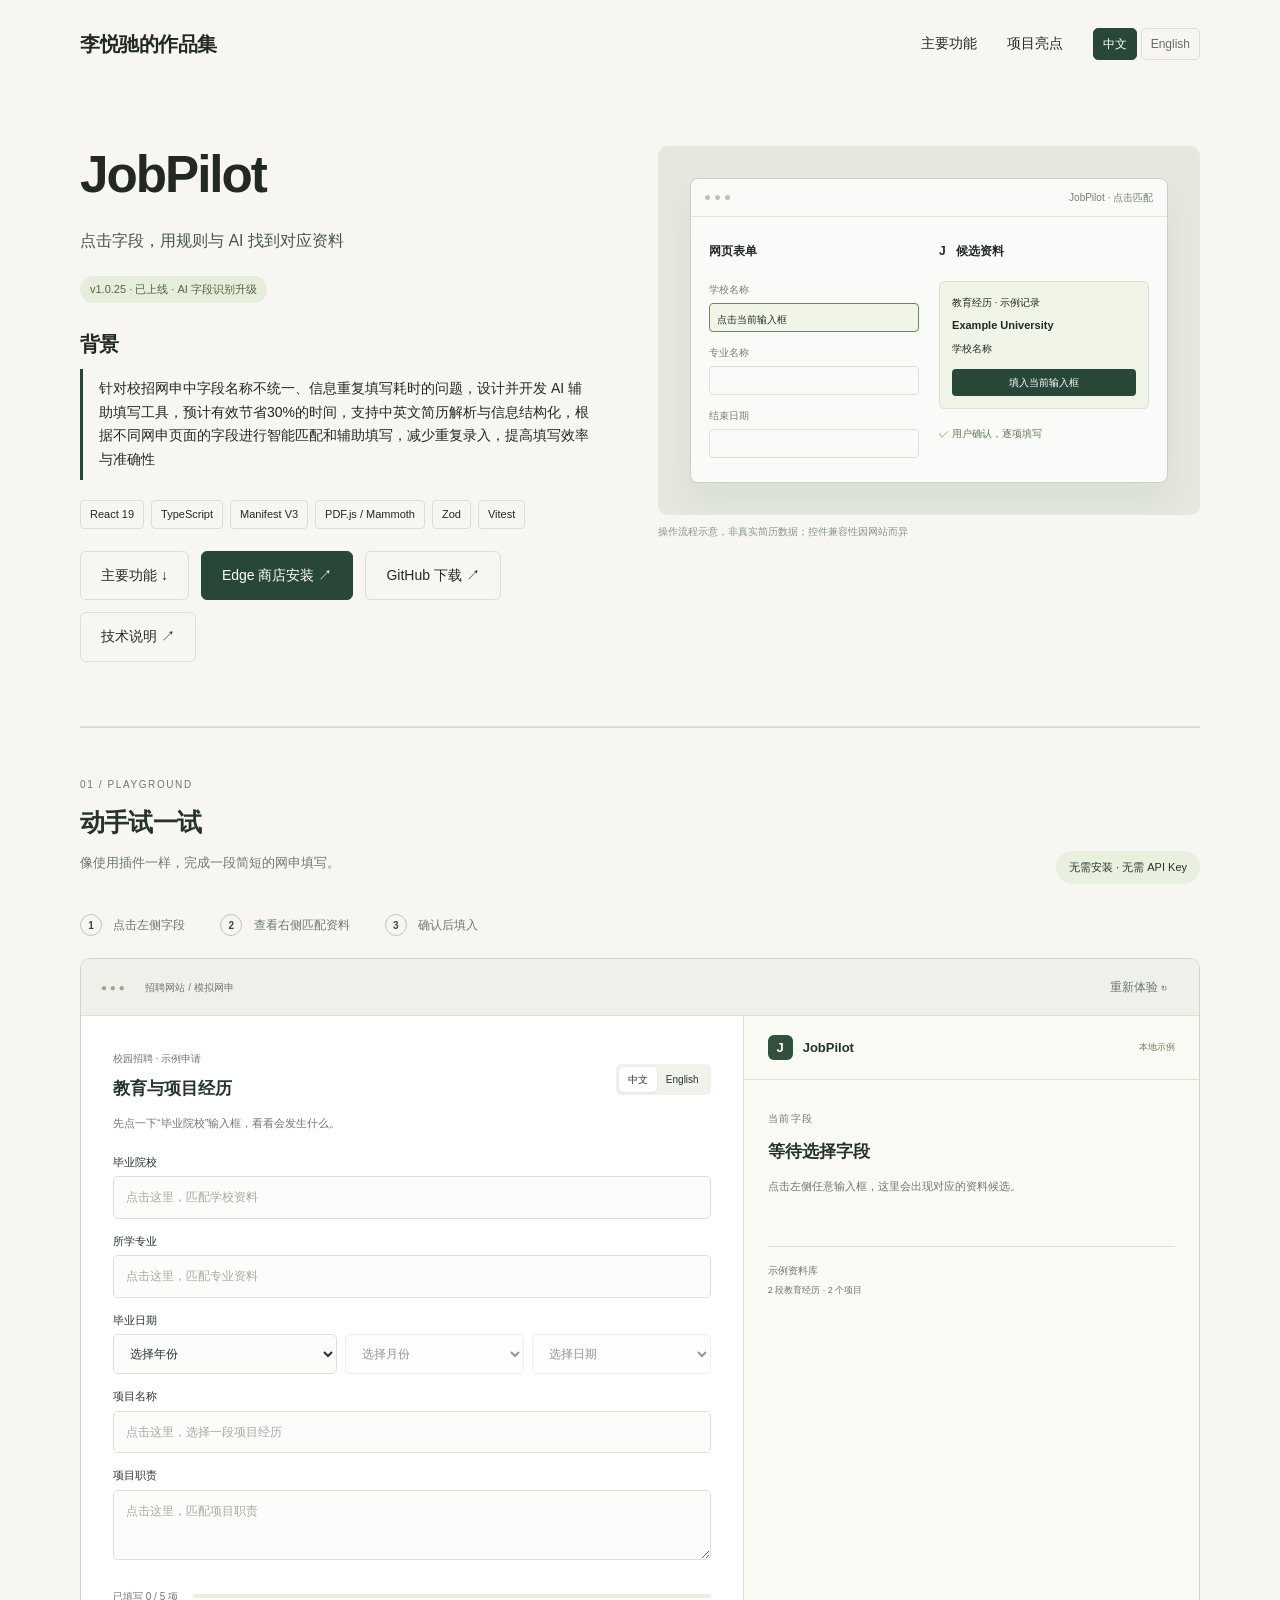
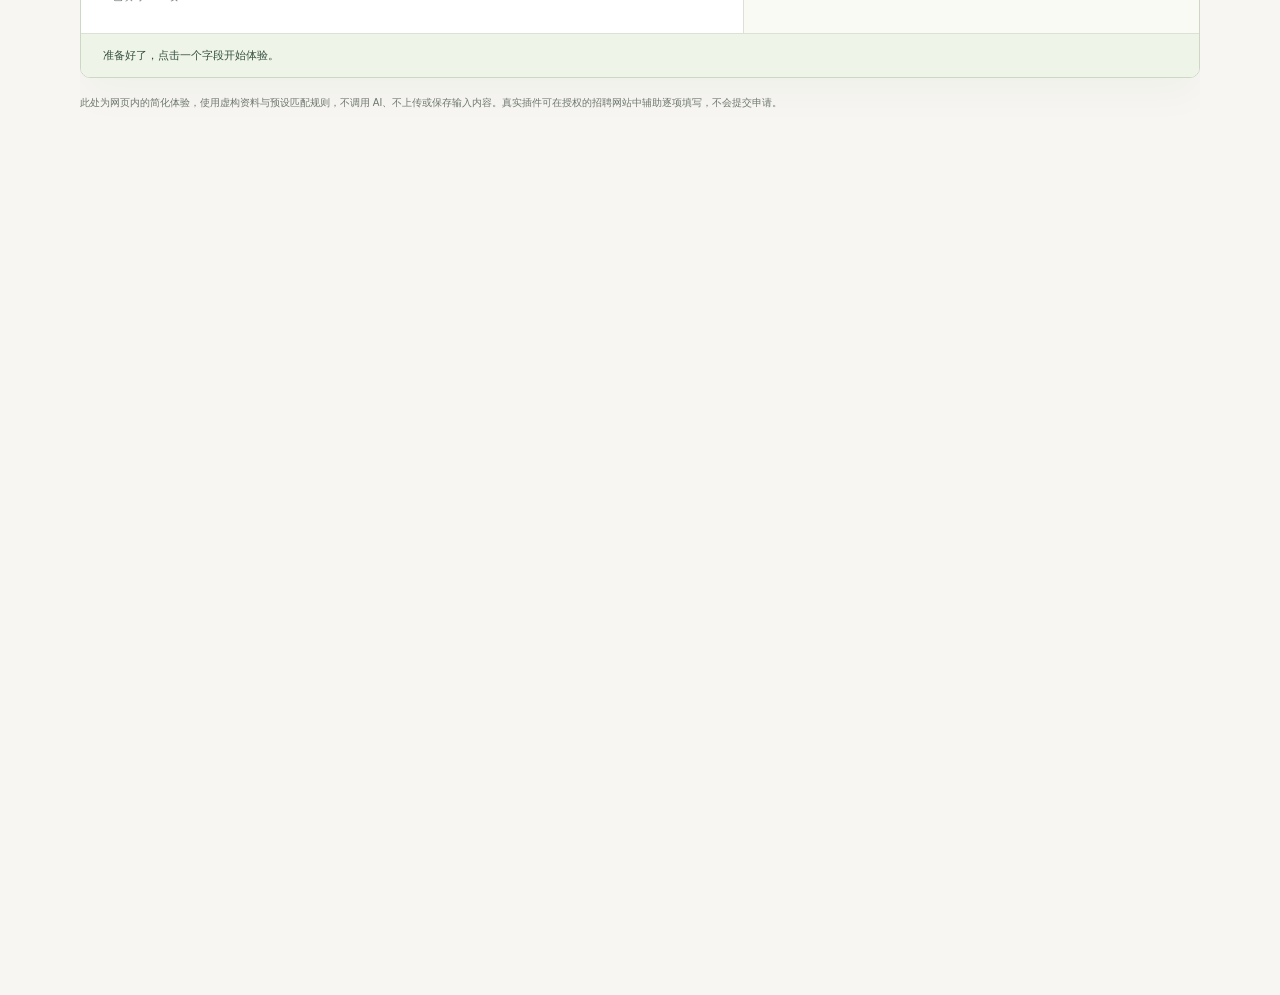
<file: index.html>
<!doctype html>
<html lang="zh-CN">
<head>
<meta charset="utf-8"><meta name="viewport" content="width=device-width, initial-scale=1">
<meta name="description" content="JobPilot 作品集：背景、主要功能与项目亮点">
<title>JobPilot · 李悦驰的作品集</title>
<style>
:root{--paper:#f7f6f2;--ink:#222923;--muted:#687067;--line:#dcded6;--green:#294737;--accent:#d7e888}*{box-sizing:border-box}html{scroll-behavior:smooth;scroll-padding-top:85px}body{margin:0;background:var(--paper);color:var(--ink);font-family:Inter,"Segoe UI","Microsoft YaHei",sans-serif;line-height:1.7}a{color:inherit;text-decoration:none}button{font:inherit}a:focus-visible,button:focus-visible,summary:focus-visible{outline:3px solid #718536;outline-offset:5px}.wrap{max-width:1200px;margin:auto;padding:0 40px}header{border-bottom:1px solid var(--line)}nav{height:88px;display:flex;align-items:center;justify-content:space-between;gap:20px}.brand{font-size:20px;font-weight:700;letter-spacing:-.5px}.brand span{color:var(--muted);font-size:12px;margin-left:14px;font-weight:400}.navlinks{display:flex;gap:30px;font-size:14px}.hero{padding:86px 0 78px;display:grid;grid-template-columns:1.25fr 1fr;gap:60px;align-items:center}.eyebrow{font-size:11px;letter-spacing:2px;text-transform:uppercase;color:var(--muted);display:flex;align-items:center;gap:10px}.dot{width:7px;height:7px;border-radius:50%;background:#718536}h1{font-size:clamp(38px,4.5vw,62px);line-height:1.25;font-weight:600;letter-spacing:-2px;margin:22px 0}h1 em{font-style:normal;color:#65804f}.intro{color:var(--muted);max-width:470px;font-size:16px}.buttons{display:flex;gap:12px;flex-wrap:wrap;margin-top:30px}.btn{display:inline-flex;align-items:center;justify-content:center;gap:18px;border:1px solid var(--line);padding:12px 20px;border-radius:6px;font-size:14px;transition:background .2s,transform .2s}.btn:hover{background:#e8ebdf;transform:translateY(-2px)}.btn.primary{background:var(--green);color:white;border-color:var(--green)}.btn.primary:hover{background:#375b46}.hero-art{position:relative;background:#e9eddf;height:340px;border-radius:12px;overflow:hidden;display:grid;place-items:center}.orbits{width:238px;height:238px;border:1px solid #8ca17f;border-radius:50%;position:relative;background:radial-gradient(ellipse at 35% 35%,#f6f8ed,#c6d2b6)}.orbits:before,.orbits:after{content:"";position:absolute;inset:0 48px;border:1px solid #8ca17f;border-radius:50%}.orbits:after{inset:48px 0}.orbit-line{position:absolute;inset:14px -32px;border:1px dashed #8a977d;border-radius:50%;transform:rotate(-30deg)}.floating{position:absolute;padding:9px 14px;background:var(--paper);border:1px solid #dde2d4;box-shadow:0 8px 25px #3345240b;border-radius:6px;font-size:12px}.f1{top:36px;left:24px}.f2{bottom:34px;right:24px}.hero-art .marker{position:absolute;background:#294737;color:white;width:32px;height:32px;border-radius:50%;display:grid;place-items:center;right:70px;top:100px}.art-caption{position:absolute;bottom:17px;left:22px;font-size:10px;letter-spacing:1.2px;color:#6d7b5e}.section-title{display:flex;justify-content:space-between;align-items:baseline;padding:26px 0;border-top:1px solid var(--line)}h2{font-size:25px;letter-spacing:-.7px;margin:0}.section-title span{font-size:12px;color:var(--muted)}.project{display:grid;grid-template-columns:1fr 1.03fr;gap:52px;padding:28px 0 64px;border-bottom:1px solid var(--line)}.project+.project{padding-top:62px}.project-number{font-size:11px;letter-spacing:1.8px;color:var(--muted)}h3{font-size:37px;letter-spacing:-1.3px;line-height:1.2;margin:14px 0}.subtitle{font-size:16px;margin:0 0 20px;color:#485647}.project p{font-size:14px;color:var(--muted)}.tags{display:flex;gap:7px;flex-wrap:wrap;margin:20px 0}.tag{font-size:11px;border:1px solid var(--line);border-radius:4px;padding:4px 9px}.status{display:inline-block;font-size:11px;background:#e7eddb;color:#4f6542;padding:4px 10px;border-radius:30px}.project .buttons{margin-top:22px}.visual{background:#162c25;border-radius:10px;overflow:hidden;min-height:330px;position:relative;display:flex;flex-direction:column;justify-content:center}.travel-visual{background:radial-gradient(ellipse at 35% 30%,#244b48,#112c31);padding:28px}.travel-globe{width:180px;height:180px;border:1px solid #779da2;border-radius:50%;margin:10px auto 28px;background:radial-gradient(circle at 35% 30%,#456765,#213f48 70%);position:relative;box-shadow:0 0 50px #8fa59a11}.travel-globe:before{content:"";position:absolute;inset:0 40px;border:1px solid #749799;border-radius:50%}.travel-globe:after{content:"";position:absolute;inset:40px 0;border:1px solid #749799;border-radius:50%}.route{position:absolute;left:25px;top:45px;width:125px;height:70px;border-top:2px dashed #d7e888;border-radius:50%;transform:rotate(-25deg)}.pin{position:absolute;width:7px;height:7px;background:#d7e888;border-radius:50%;box-shadow:0 0 0 5px #d7e88822}.pin.a{left:35px;top:100px}.pin.b{right:23px;top:44px}.timeline{display:flex;justify-content:space-between;border-top:1px solid #476266;padding-top:15px;color:#adc3c0;font-size:10px;letter-spacing:1px}.timeline b{display:block;color:#eff4eb;font-size:12px;font-weight:500}.visual-label{position:absolute;top:18px;left:22px;font-size:10px;letter-spacing:1px;color:#a9c5b8}.illustration-note{font-size:10px!important;color:#87948e!important;margin-top:8px!important}.job-visual{background:#e4e8df;padding:32px}.mini-window{background:#fafbf8;border:1px solid #cad2c5;border-radius:8px;box-shadow:0 18px 35px #34472a0f;overflow:hidden}.window-bar{padding:10px 14px;border-bottom:1px solid #e1e5db;display:flex;gap:5px;align-items:center;font-size:10px;color:#70816c}.window-bar i{width:5px;height:5px;border-radius:50%;background:#bbc5b4}.window-bar span{margin-left:auto}.mini-body{display:grid;grid-template-columns:1fr 1fr;gap:20px;padding:24px 18px}.mini-body h4{font-size:12px;margin:0 0 20px}.mini-body label{font-size:10px;color:#74806f;display:block;margin:12px 0 5px}.input-demo{border:1px solid #dce2d6;padding:7px;border-radius:4px;font-size:10px;height:29px}.input-demo.selected{border-color:#6c895b;background:#f0f5e8}.match-box{border:1px solid #d9e2ce;background:#eff4e7;border-radius:5px;padding:12px;font-size:10px;margin-top:12px}.match-box strong{display:block;font-size:11px;margin:5px 0}.match-box .fake-button{display:block;background:#294737;color:white;border-radius:4px;text-align:center;margin-top:12px;padding:5px}.check{font-size:10px;color:#5f7a4e;margin-top:16px}.details{margin-top:24px;border-top:1px solid var(--line)}summary{cursor:pointer;font-size:13px;padding:12px 0;color:var(--green)}.detail-text{font-size:13px;color:var(--muted);padding:0 0 5px}.workflow{padding:65px 0;display:grid;grid-template-columns:1fr 2fr;gap:60px}.workflow h2{margin:12px 0}.steps{display:grid;grid-template-columns:repeat(3,1fr);gap:26px}.step b{font-size:12px;color:#849074;font-weight:500}.step h4{font-size:15px;margin:10px 0}.step p{font-size:13px;color:var(--muted);margin:0}.contact{padding:42px;background:var(--green);color:#f7f8f1;border-radius:10px;margin-bottom:50px;display:flex;justify-content:space-between;align-items:center;gap:25px}.contact h2{font-size:27px}.contact p{font-size:13px;color:#b8c8b9;margin:10px 0 0}.contact .btn{border-color:#647d69;color:white}.contact .btn:hover{background:#3f614a}footer{border-top:1px solid var(--line);padding:24px 0;font-size:11px;color:var(--muted);display:flex;justify-content:space-between;gap:15px}video{width:100%;border-radius:6px;background:#142d2d;margin-top:10px}.video-block{margin-top:15px}.video-block summary{color:#c9dbbb} .video-block p{color:#b6cbbf}
@media(max-width:800px){.wrap{padding:0 22px}nav{height:70px}.brand span{display:none}.navlinks{gap:15px;font-size:12px}.hero{grid-template-columns:1fr;gap:35px;padding:55px 0}.hero-art{height:280px}.project{grid-template-columns:1fr;gap:24px}.project+.project{padding-top:40px}.visual{min-height:300px}.workflow{grid-template-columns:1fr;gap:25px;padding:45px 0}.steps{gap:20px}.contact{padding:28px;flex-direction:column;align-items:flex-start}h3{font-size:31px}.section-title span{font-size:10px}.hero-art .orbits{width:205px;height:205px}footer{flex-wrap:wrap}}@media(max-width:430px){.steps{grid-template-columns:1fr}.mini-body{gap:10px;padding:18px 12px}.job-visual{padding:20px}.contact .btn{font-size:12px}h1{letter-spacing:-1px}}@media(prefers-reduced-motion:reduce){html{scroll-behavior:auto}.btn{transition:none}}

.case-study{padding:40px 0 60px;border-bottom:1px solid var(--line)}.case-head{display:flex;justify-content:space-between;gap:30px;align-items:end;margin-bottom:28px}.case-head h3{font-size:29px;margin:8px 0}.case-head p{max-width:500px;margin:0;color:var(--muted);font-size:14px}.screen-frame{border:1px solid #ccd6c4;background:#e8eddf;border-radius:12px;padding:16px}.screen-frame a{display:block}.screen-frame img{width:100%;height:auto;display:block;border-radius:6px;border:1px solid #e0e6d8}.screen-caption{display:flex;justify-content:space-between;gap:20px;margin:12px 0 0;font-size:12px;color:#5e6e58}.case-grid{display:grid;grid-template-columns:repeat(3,1fr);gap:22px;margin:30px 0}.feature{padding:22px;border:1px solid var(--line);border-radius:8px}.feature span{color:#778866;font-size:11px;letter-spacing:1px}.feature h4{font-size:17px;margin:10px 0}.feature p{font-size:13px;color:var(--muted);margin:0}.demo-section{background:#edf0e6;border-radius:10px;padding:30px;margin:30px 0}.demo-heading{display:flex;justify-content:space-between;gap:20px}.demo-heading h4{font-size:20px;margin:0}.demo-heading p{font-size:12px;color:var(--muted);margin:5px 0}.demo-layout{display:grid;grid-template-columns:1fr 1fr;gap:28px;margin-top:24px}.demo-form,.demo-panel{background:#fafbf8;border:1px solid #d5decd;border-radius:8px;padding:24px}.demo-form label{display:block;font-size:12px;margin:14px 0 6px}.demo-form input{font:inherit;font-size:14px;padding:10px;width:100%;background:white;border:1px solid #d7dfcf;border-radius:5px;color:var(--ink)}.demo-form input:focus{outline:2px solid #7c9769;outline-offset:1px}.demo-form h5,.demo-panel h5{margin:0;font-size:14px}.demo-panel .btn{cursor:pointer;width:100%;margin-top:16px}.demo-candidate{margin-top:14px;padding:15px;background:#eff5e8;border:1px solid #d7e3c9;border-radius:6px;min-height:95px}.demo-candidate small{display:block;color:#6e7d63;font-size:11px}.demo-candidate b{display:block;font-size:16px;margin-top:6px}.demo-message{min-height:42px;font-size:12px;color:#607551;margin:12px 0 0}.reset-demo{background:transparent;border:0;color:var(--muted);cursor:pointer;font-size:12px;text-decoration:underline;padding:0}.flow-strip{display:grid;grid-template-columns:repeat(4,1fr);gap:22px;margin:30px 0}.flow-strip b{display:block;font-size:11px;color:#799165}.flow-strip h4{margin:8px 0;font-size:15px}.flow-strip p{margin:0;font-size:12px;color:var(--muted)}.engineering{display:grid;grid-template-columns:1fr 1fr;gap:28px;padding-top:22px;border-top:1px solid var(--line)}.engineering h4{font-size:16px;margin:0 0 10px}.engineering p{font-size:13px;color:var(--muted);margin:0}.case-foot{font-size:11px;color:var(--muted);margin-top:25px}.demo-panel button:disabled{opacity:.5;cursor:not-allowed}.job-visual{cursor:default}@media(max-width:800px){.case-head{display:block}.case-head p{margin-top:12px}.case-grid{grid-template-columns:1fr 1fr}.demo-layout{grid-template-columns:1fr}.flow-strip{grid-template-columns:1fr 1fr}.engineering{grid-template-columns:1fr}.demo-section{padding:20px}.screen-frame{padding:7px}.screen-caption{flex-direction:column;gap:4px}}@media(max-width:430px){.case-grid{grid-template-columns:1fr}.demo-heading{display:block}.demo-form,.demo-panel{padding:18px}}
.highlight-note{border-left:3px solid var(--green);padding:8px 16px;margin:20px 0;font-size:14px}.impact{margin:32px 0;padding:28px;background:#edf0e6;border-radius:10px}.impact h4{font-size:22px;margin:0 0 12px}.impact p,.impact li{font-size:14px}.impact table{width:100%;border-collapse:collapse;font-size:13px}.impact th,.impact td{text-align:left;border-bottom:1px solid #ccd6c4;padding:12px 8px}.metric-row{display:flex;gap:30px;flex-wrap:wrap;margin:20px 0}.metric-row b{display:block;font-size:30px;color:var(--green)}.metric-row small{color:var(--muted)}.table-scroll{overflow-x:auto}.estimate-note{font-size:12px!important;color:var(--muted)}@media(max-width:600px){.impact{padding:18px}.impact th,.impact td{min-width:110px}.metric-row{gap:18px}} .section-label{font-size:20px;margin:0 0 24px;font-weight:650}.project h1{font-size:clamp(40px,4vw,56px);line-height:1.15;margin:0 0 22px}.compact-section{margin-top:56px}.compact-section>h2{font-size:28px;margin:0 0 24px}.compact-section .case-grid{margin:0}.retained-interface{margin:0}.image-wrap img{display:block;width:100%;height:auto}.image-wrap{border:1px solid var(--line);border-radius:12px;overflow:hidden}.caption{display:flex;justify-content:space-between;gap:20px;font-size:13px;color:var(--muted);margin-top:12px}.compact-section .feature h4{margin-top:0} .project{margin-top:30px}@media(max-width:650px){.caption{display:block}.compact-section{margin-top:36px}.nav-links{gap:14px}} </style>
<style>.i18n-en{display:none}html[lang="en"] .i18n-zh{display:none}html[lang="en"] .i18n-en{display:inline}.brand .i18n-zh,.brand .i18n-en{font:inherit;color:inherit;margin:0}.language-switch{display:flex;gap:4px;white-space:nowrap}.language-switch button{padding:5px 9px;border:1px solid var(--line);border-radius:5px;background:transparent;color:var(--muted);cursor:pointer;font-size:12px}.language-switch button[aria-pressed="true"]{background:var(--green);color:white;border-color:var(--green)}nav{flex-wrap:wrap;height:auto;min-height:88px;padding-top:20px!important;padding-bottom:20px!important}.navlinks{align-items:center;flex-wrap:wrap}html[lang="en"] .input-demo{height:auto;min-height:29px}@media(max-width:600px){nav{gap:12px}.navlinks{gap:12px}.brand{font-size:18px}}</style></head>
<body><nav class="wrap"><a class="brand" href="#"><span class="i18n-zh">李悦驰的作品集</span><span class="i18n-en" lang="en">Li Yuechi’s Portfolio</span></a><div class="navlinks"><a href="#features"><span class="i18n-zh">主要功能</span><span class="i18n-en" lang="en">Key Features</span></a><a href="#highlights"><span class="i18n-zh">项目亮点</span><span class="i18n-en" lang="en">Project Highlights</span></a><div class="language-switch" role="group" aria-label="语言 / Language"><button type="button" data-language="zh" aria-pressed="true" lang="zh-CN">中文</button><button type="button" data-language="en" aria-pressed="false" lang="en">English</button></div></div></nav><main class="wrap"><article class="project" id="jobpilot"><div><h1>JobPilot</h1><div class="subtitle"><span class="i18n-zh">点击字段，用规则与 AI 找到对应资料</span><span class="i18n-en" lang="en">Click a field to find matching information using rules and AI</span></div><span class="status"><span class="i18n-zh">v1.0.25 · 已上线 · AI 字段识别升级</span><span class="i18n-en" lang="en">v1.0.25 · Live · AI field recognition upgrade</span></span><h2 class="section-label" style="margin:24px 0 8px"><span class="i18n-zh">背景</span><span class="i18n-en" lang="en">Background</span></h2><div class="highlight-note" style="margin-top:0"><span class="i18n-zh">针对校招网申中字段名称不统一、信息重复填写耗时的问题，设计并开发 AI 辅助填写工具，预计有效节省30%的时间，支持中英文简历解析与信息结构化，根据不同网申页面的字段进行智能匹配和辅助填写，减少重复录入，提高填写效率与准确性</span><span class="i18n-en" lang="en">Designed and developed an AI-assisted form-filling tool to address inconsistent field names and time-consuming repetitive data entry in campus recruitment applications, with an estimated 30% time saving, supporting Chinese and English résumé parsing and information structuring, with intelligent matching and assisted entry based on the fields on different application pages to reduce repetitive input and improve completion efficiency and accuracy</span></div><div class="tags"><span class="tag">React 19</span><span class="tag">TypeScript</span><span class="tag">Manifest V3</span><span class="tag">PDF.js / Mammoth</span><span class="tag">Zod</span><span class="tag">Vitest</span></div><div class="buttons"><a class="btn" href="#features"><span class="i18n-zh">主要功能 ↓</span><span class="i18n-en" lang="en">Key Features ↓</span></a><a class="btn primary" href="https://microsoftedge.microsoft.com/addons/detail/apcpkfhlajlfbkmekglbbkgacjjhglie" target="_blank" rel="noopener noreferrer"><span class="i18n-zh">Edge 商店安装 ↗</span><span class="i18n-en" lang="en">Install from Edge Add-ons ↗</span></a><a class="btn" href="https://github.com/nikiwonjay/JobPilot" target="_blank" rel="noopener noreferrer"><span class="i18n-zh">GitHub 下载 ↗</span><span class="i18n-en" lang="en">Download on GitHub ↗</span></a><a class="btn" href="https://github.com/nikiwonjay/JobPilot#技术栈与架构" target="_blank" rel="noopener noreferrer"><span class="i18n-zh">技术说明 ↗</span><span class="i18n-en" lang="en">Technical Details ↗</span></a></div></div><div><div class="visual job-visual" aria-hidden="true"><div class="mini-window"><div class="window-bar"><i></i><i></i><i></i><span><span class="i18n-zh">JobPilot · 点击匹配</span><span class="i18n-en" lang="en">JobPilot · Click to Match</span></span></div><div class="mini-body"><div><h4><span class="i18n-zh">网页表单</span><span class="i18n-en" lang="en">Web Form</span></h4><label><span class="i18n-zh">学校名称</span><span class="i18n-en" lang="en">School Name</span></label><div class="input-demo selected"><span class="i18n-zh">点击当前输入框</span><span class="i18n-en" lang="en">Click the Current Field</span></div><label><span class="i18n-zh">专业名称</span><span class="i18n-en" lang="en">Major</span></label><div class="input-demo"></div><label><span class="i18n-zh">结束日期</span><span class="i18n-en" lang="en">End Date</span></label><div class="input-demo"></div></div><div><h4><span class="i18n-zh">J &nbsp; 候选资料</span><span class="i18n-en" lang="en">J &nbsp; Matching Information</span></h4><div class="match-box"><span class="i18n-zh">教育经历 · 示例记录</span><span class="i18n-en" lang="en">Education · Sample Record</span><strong>Example University</strong><span class="i18n-zh">学校名称</span><span class="i18n-en" lang="en">School Name</span><div class="fake-button"><span class="i18n-zh">填入当前输入框</span><span class="i18n-en" lang="en">Fill the Current Field</span></div></div><div class="check"><span class="i18n-zh">✓ 用户确认，逐项填写</span><span class="i18n-en" lang="en">✓ User confirmation, one field at a time</span></div></div></div></div></div><p class="illustration-note"><span class="i18n-zh">操作流程示意，非真实简历数据；控件兼容性因网站而异</span><span class="i18n-en" lang="en">Illustration of the workflow, not real résumé data; control compatibility varies by website</span></p></div></article>


<!-- JobPilot interactive playground: isolated from existing page styles -->
<iframe id="jobpilot-playground" src="jobpilot-playground.html?v=language-sync-1" title="动手试一试：JobPilot 互动体验" sandbox="allow-scripts" style="display:block;width:100%;height:1050px;border:0" loading="eager"></iframe>
<script>(()=>{const frame=document.getElementById('jobpilot-playground');function syncLanguage(){frame.contentWindow.postMessage({type:'jobpilot-language',language:document.documentElement.lang==='en'?'en':'zh'},'*');frame.title=document.documentElement.lang==='en'?'Try it yourself: JobPilot interactive demo':'动手试一试：JobPilot 互动体验';}frame.addEventListener('load',syncLanguage);new MutationObserver(syncLanguage).observe(document.documentElement,{attributes:true,attributeFilter:['lang']});window.addEventListener('message',event=>{if(event.source!==frame.contentWindow)return;if(event.data?.type==='jobpilot-playground-ready')syncLanguage();if(event.data?.type==='jobpilot-playground-height'&&Number.isFinite(event.data.height)){frame.style.height=Math.max(400,Math.ceil(event.data.height))+'px';}});})();</script>
<!-- End JobPilot interactive playground -->
<section id="features" class="compact-section"><h2><span class="i18n-zh">主要功能</span><span class="i18n-en" lang="en">Key Features</span></h2><div class="case-grid"><div class="feature"><span>01 / IMPORT</span><h4><span class="i18n-zh">简历导入</span><span class="i18n-en" lang="en">Résumé Import</span></h4><p><span class="i18n-zh">支持 TXT、DOCX 与文本型 PDF，手动选择中文或英文，解析后导入资料库，减少逐条录入</span><span class="i18n-en" lang="en">Supports TXT, DOCX and text-based PDF files, with manual selection of Chinese or English, importing parsed information into the library to reduce entry of individual items</span></p></div><div class="feature"><span>02 / ORGANIZE</span><h4><span class="i18n-zh">中英文资料库</span><span class="i18n-en" lang="en">Chinese and English Information Library</span></h4><p><span class="i18n-zh">按教育、实习、项目等经历管理记录，支持搜索、复制、编辑和删除，方便找到要用的内容</span><span class="i18n-en" lang="en">Organizes records by education, internships, projects and other experiences, supporting search, copy, editing and deletion to make the information you need easier to find</span></p></div><div class="feature"><span>03 / EXTEND</span><h4><span class="i18n-zh">自定义分组</span><span class="i18n-en" lang="en">Custom Groups</span></h4><p><span class="i18n-zh">新增证书、培训等分组，在分组中添加多条记录和字段，按自己的简历结构组织资料</span><span class="i18n-en" lang="en">Add groups for certificates, training and other categories, with multiple records and fields in each group to organize information according to your résumé structure</span></p></div><div class="feature"><span>04 / MATCH</span><h4><span class="i18n-zh">规则与 AI 字段匹配</span><span class="i18n-en" lang="en">Rule-Based and AI Field Matching</span></h4><p><span class="i18n-zh">本地规则即时推荐填写内容，选择后可一键填入当前输入框，也可调用 AI 理解不同网申系统的字段名称与分组归属，返回已有候选和判断理由</span><span class="i18n-en" lang="en">Local rules instantly recommend information to enter, which can be selected and filled into the current field with one click, AI can also interpret field names and group membership across different application systems and return existing candidates with reasons for its judgment</span></p></div><div class="feature"><span>05 / INTERACT</span><h4><span class="i18n-zh">控件辅助选择</span><span class="i18n-en" lang="en">Assisted Control Selection</span></h4><p><span class="i18n-zh">对可靠识别的日期与下拉控件辅助选择，包含 Phoenix 日历适配，未适配的控件使用复制或手动填写</span><span class="i18n-en" lang="en">Assists with selections in reliably recognized date and dropdown controls, including support for Phoenix calendars, controls without support can be filled by copying or entering information manually</span></p></div><div class="feature"><span>06 / TRANSLATE</span><h4><span class="i18n-zh">按需翻译</span><span class="i18n-en" lang="en">On-Demand Translation</span></h4><p><span class="i18n-zh">通过按钮触发翻译，浏览器支持时可使用本地翻译，也可配置自己的云端 AI 服务</span><span class="i18n-en" lang="en">Translation is triggered by a button, using local translation when supported by the browser, or a cloud AI service that you configure</span></p></div></div></section><section class="compact-section" id="highlights"><h2><span class="i18n-zh">项目亮点</span><span class="i18n-en" lang="en">Project Highlights</span></h2><div class="case-grid"><div class="feature" id="jobpilot-ai"><h4><span class="i18n-zh">AI 辅助字段匹配</span><span class="i18n-en" lang="en">AI-Assisted Field Matching</span></h4><p><span class="i18n-zh">利用 AI 结合字段标题、分组与经历归属进行匹配，适配不同网申系统，识别“奖励”“获奖名称”等不同叫法，减少仅靠关键词带来的误判</span><span class="i18n-en" lang="en">Uses AI to match fields based on field titles, groups and the experiences they belong to, adapting to different application systems and recognizing variations such as “Award” and “Award Name” to reduce misjudgments from relying solely on keywords</span></p></div><div class="feature"><h4><span class="i18n-zh">自动翻译</span><span class="i18n-en" lang="en">Automatic Translation</span></h4><p><span class="i18n-zh">按需将中文资料自动翻译为英文，中英文内容分别保存，减少英文网申中的重复翻译与录入</span><span class="i18n-en" lang="en">Automatically translates Chinese information into English on demand, storing Chinese and English content separately to reduce repeated translation and entry in English-language applications</span></p></div><div class="feature"><h4><span class="i18n-zh">随时新增和修改字段</span><span class="i18n-en" lang="en">Add and Edit Fields at Any Time</span></h4><p><span class="i18n-zh">根据不同网申要求新增、修改字段和自定义分组，按自己的经历组织资料，更新后可继续用于后续申请</span><span class="i18n-en" lang="en">Add and edit fields and custom groups according to different application requirements, organize information around your own experiences and reuse updated information in subsequent applications</span></p></div></div><p class="illustration-note"><span class="i18n-zh">资料默认保存在本地，AI 默认关闭，需自行配置，控件兼容性因网站而异，插件不提交申请</span><span class="i18n-en" lang="en">Information is stored locally by default, AI is disabled by default and requires your own configuration, control compatibility varies by website, the extension does not submit applications</span></p></section></main><footer class="wrap"><span class="i18n-zh">李悦驰的作品集 · JobPilot</span><span class="i18n-en" lang="en">Li Yuechi’s Portfolio · JobPilot</span></footer><script>(()=>{const buttons=document.querySelectorAll("[data-language]");function setLanguage(language){const en=language==="en";document.documentElement.lang=en?"en":"zh-CN";document.title=en?"JobPilot · Li Yuechi’s Portfolio":"JobPilot · 李悦驰的作品集";document.querySelector("meta[name=description]").content=en?"JobPilot portfolio: background, key features and project highlights":"JobPilot 作品集：背景、主要功能与项目亮点";buttons.forEach(button=>button.setAttribute("aria-pressed",String(button.dataset.language===language)));}buttons.forEach(button=>button.addEventListener("click",()=>{const language=button.dataset.language;setLanguage(language);const url=new URL(location.href);if(language==="en")url.searchParams.set("lang","en");else url.searchParams.delete("lang");history.replaceState(null,"",url);}));setLanguage(new URLSearchParams(location.search).get("lang")==="en"?"en":"zh");})();</script></body></html>
</file>
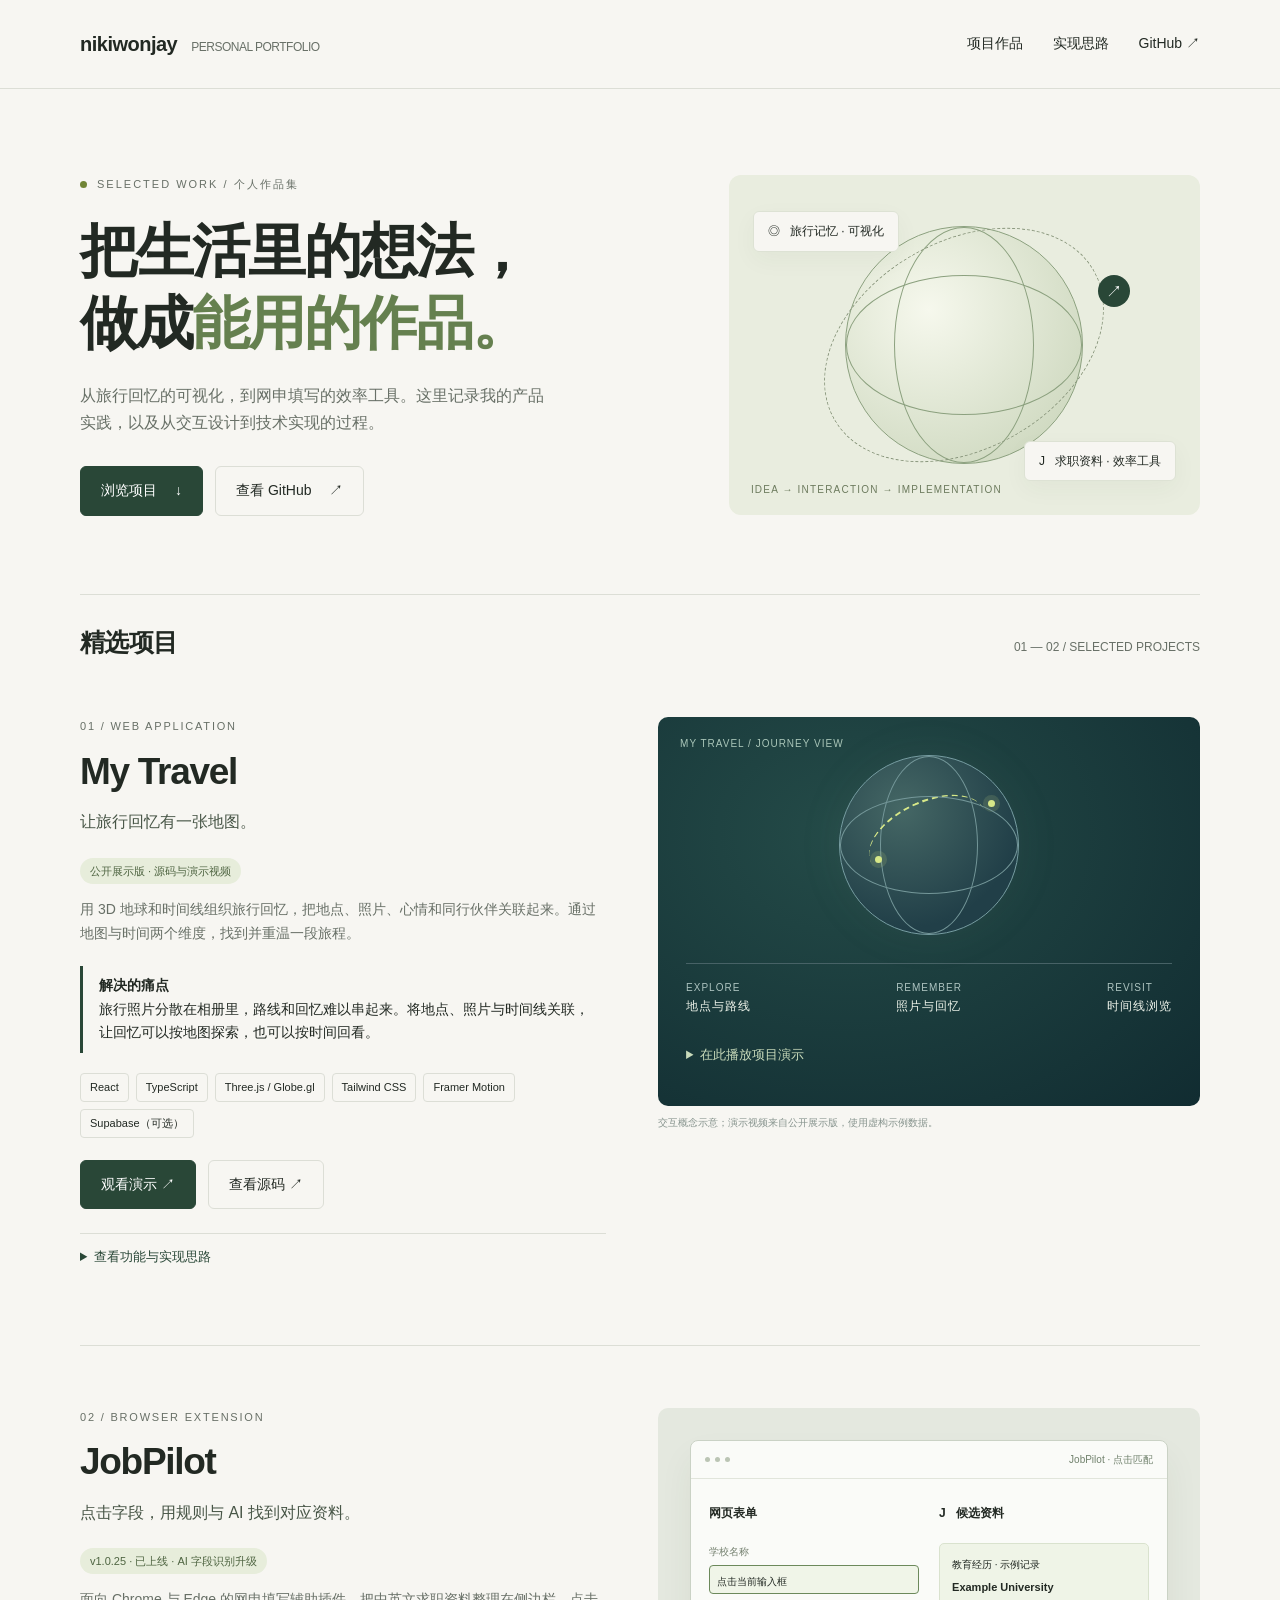
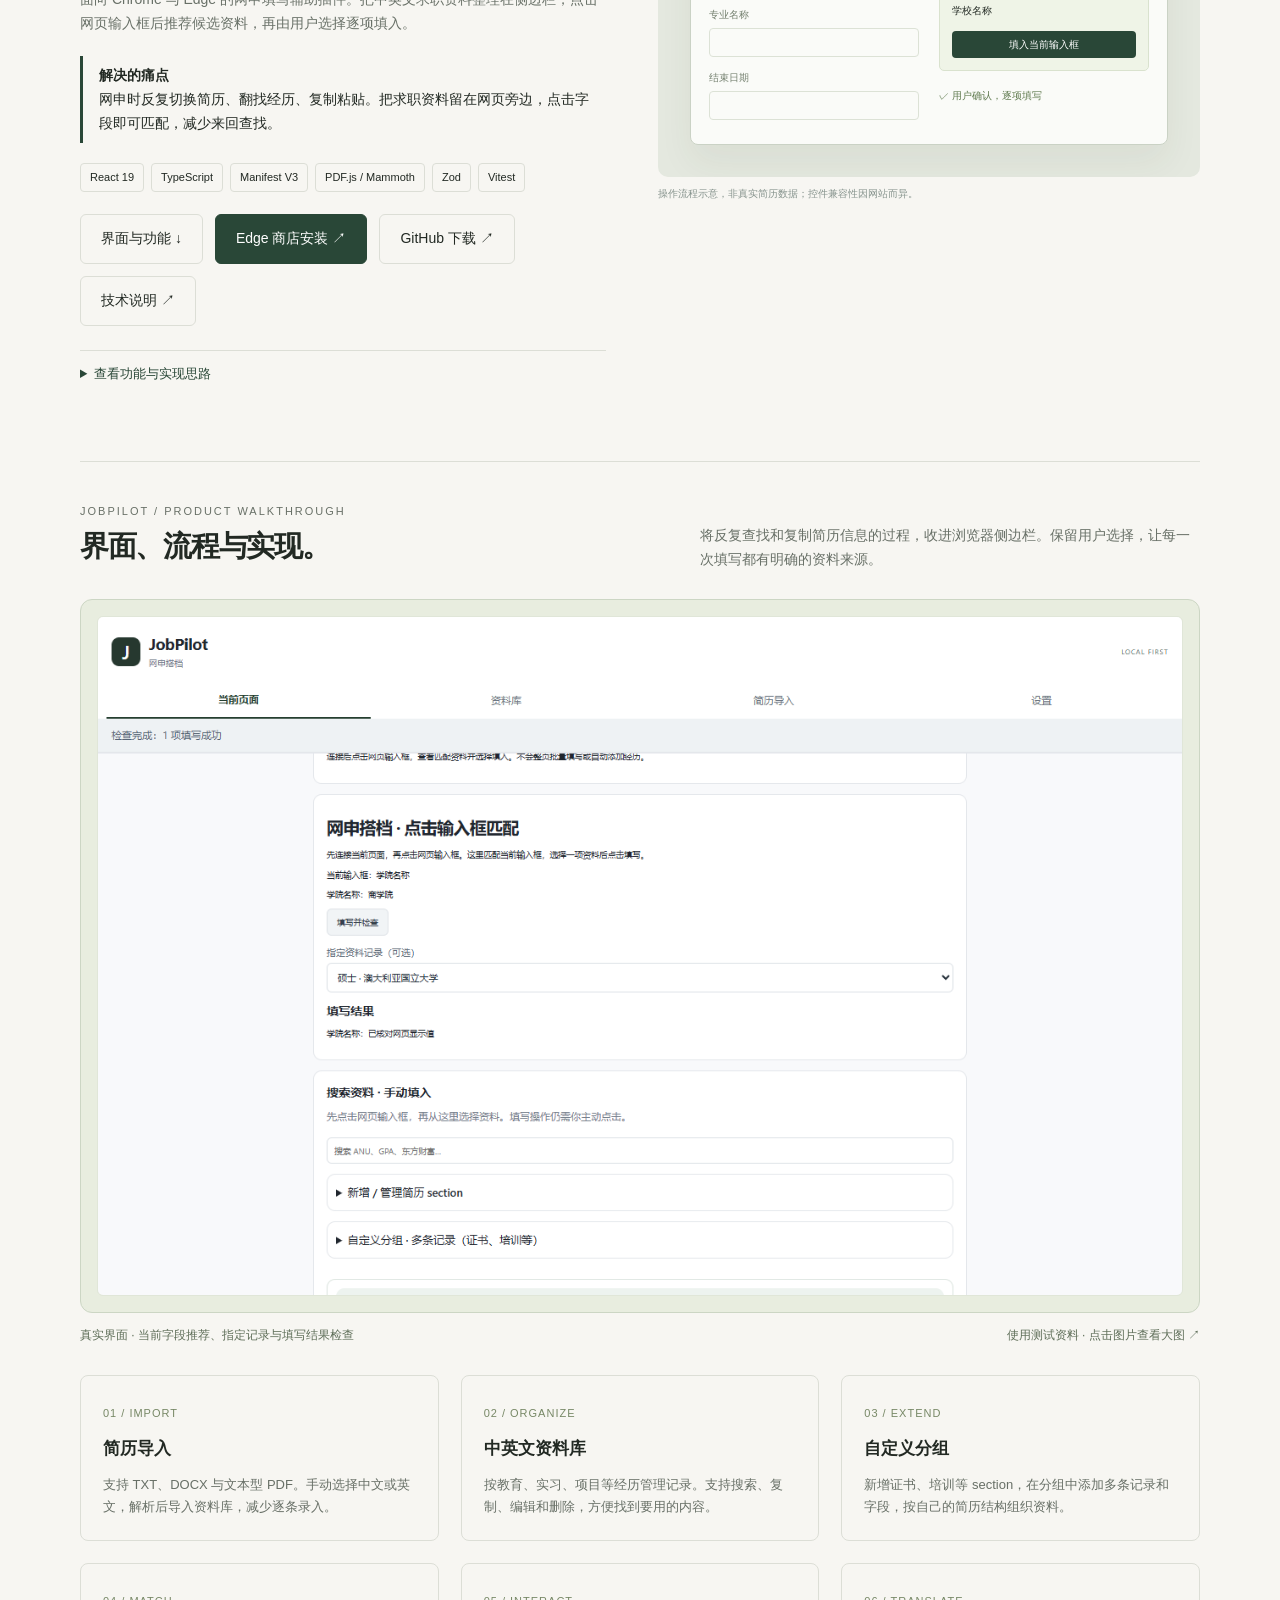
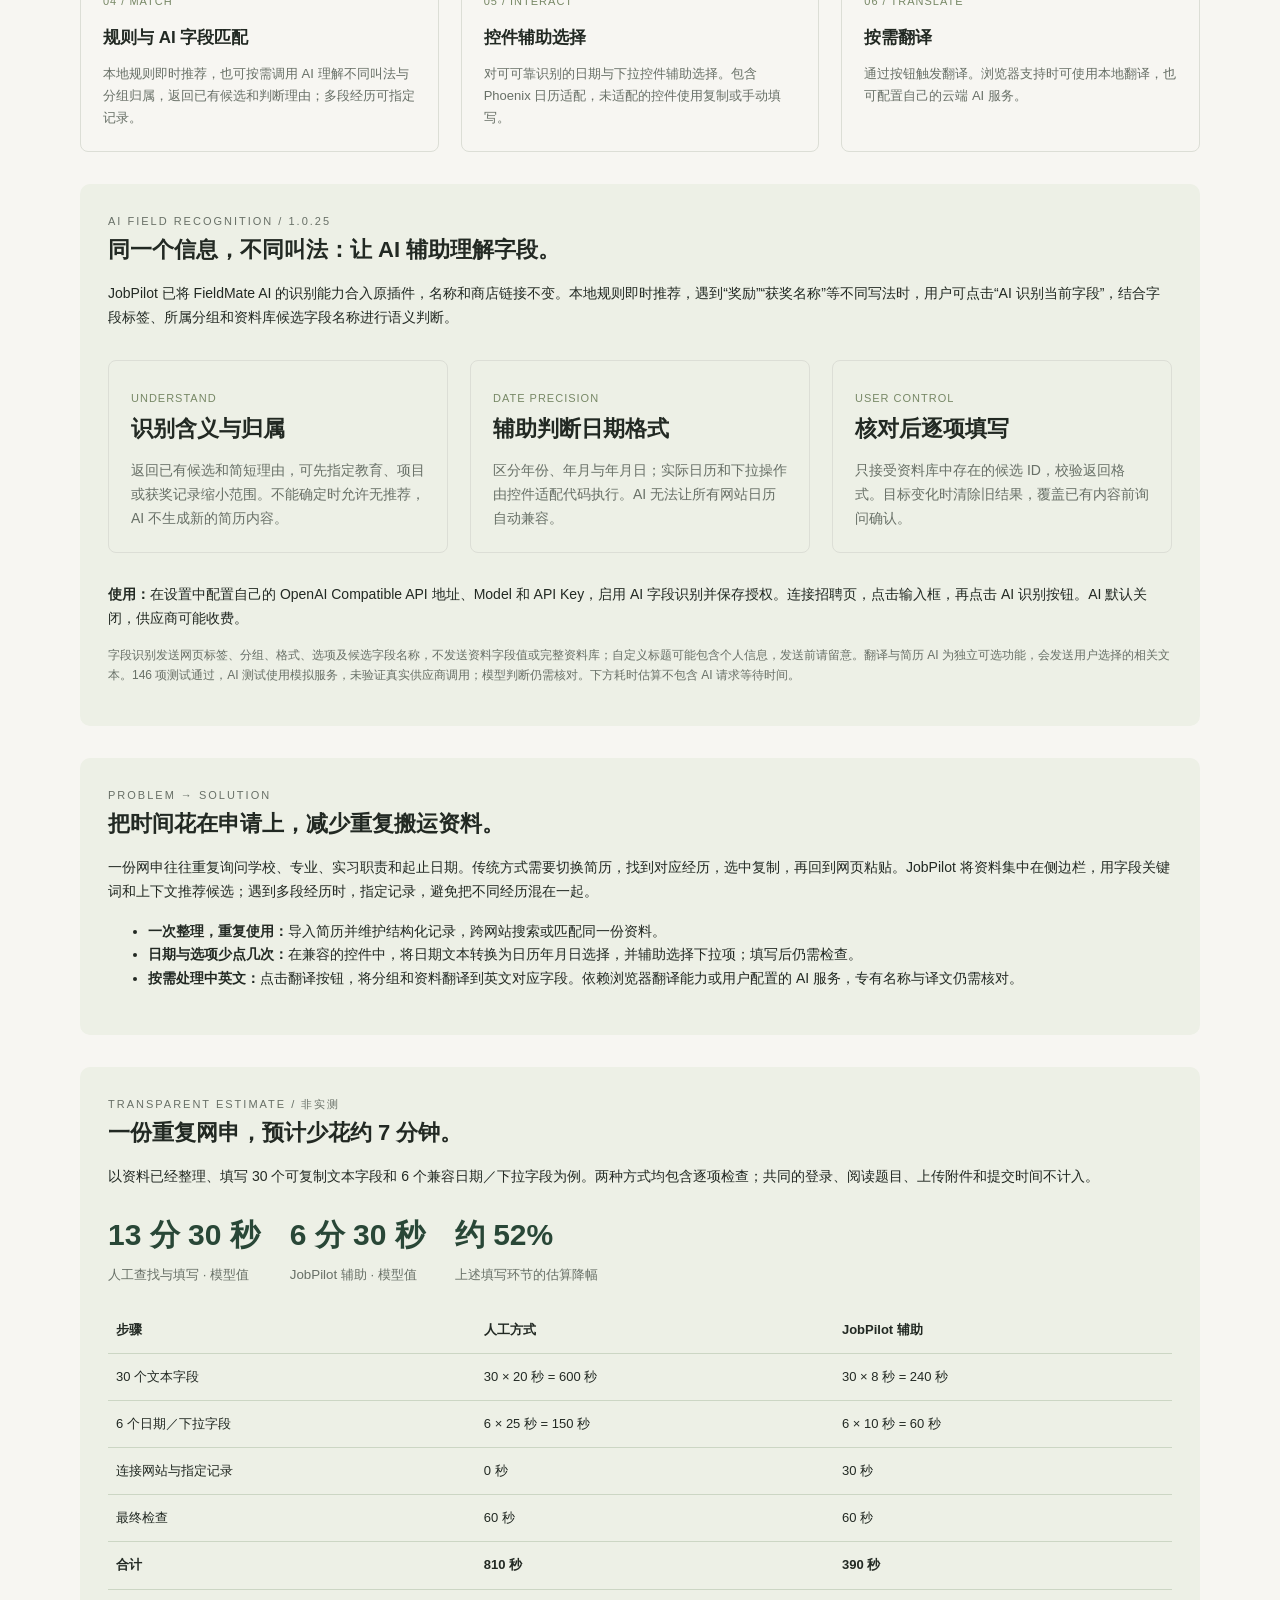
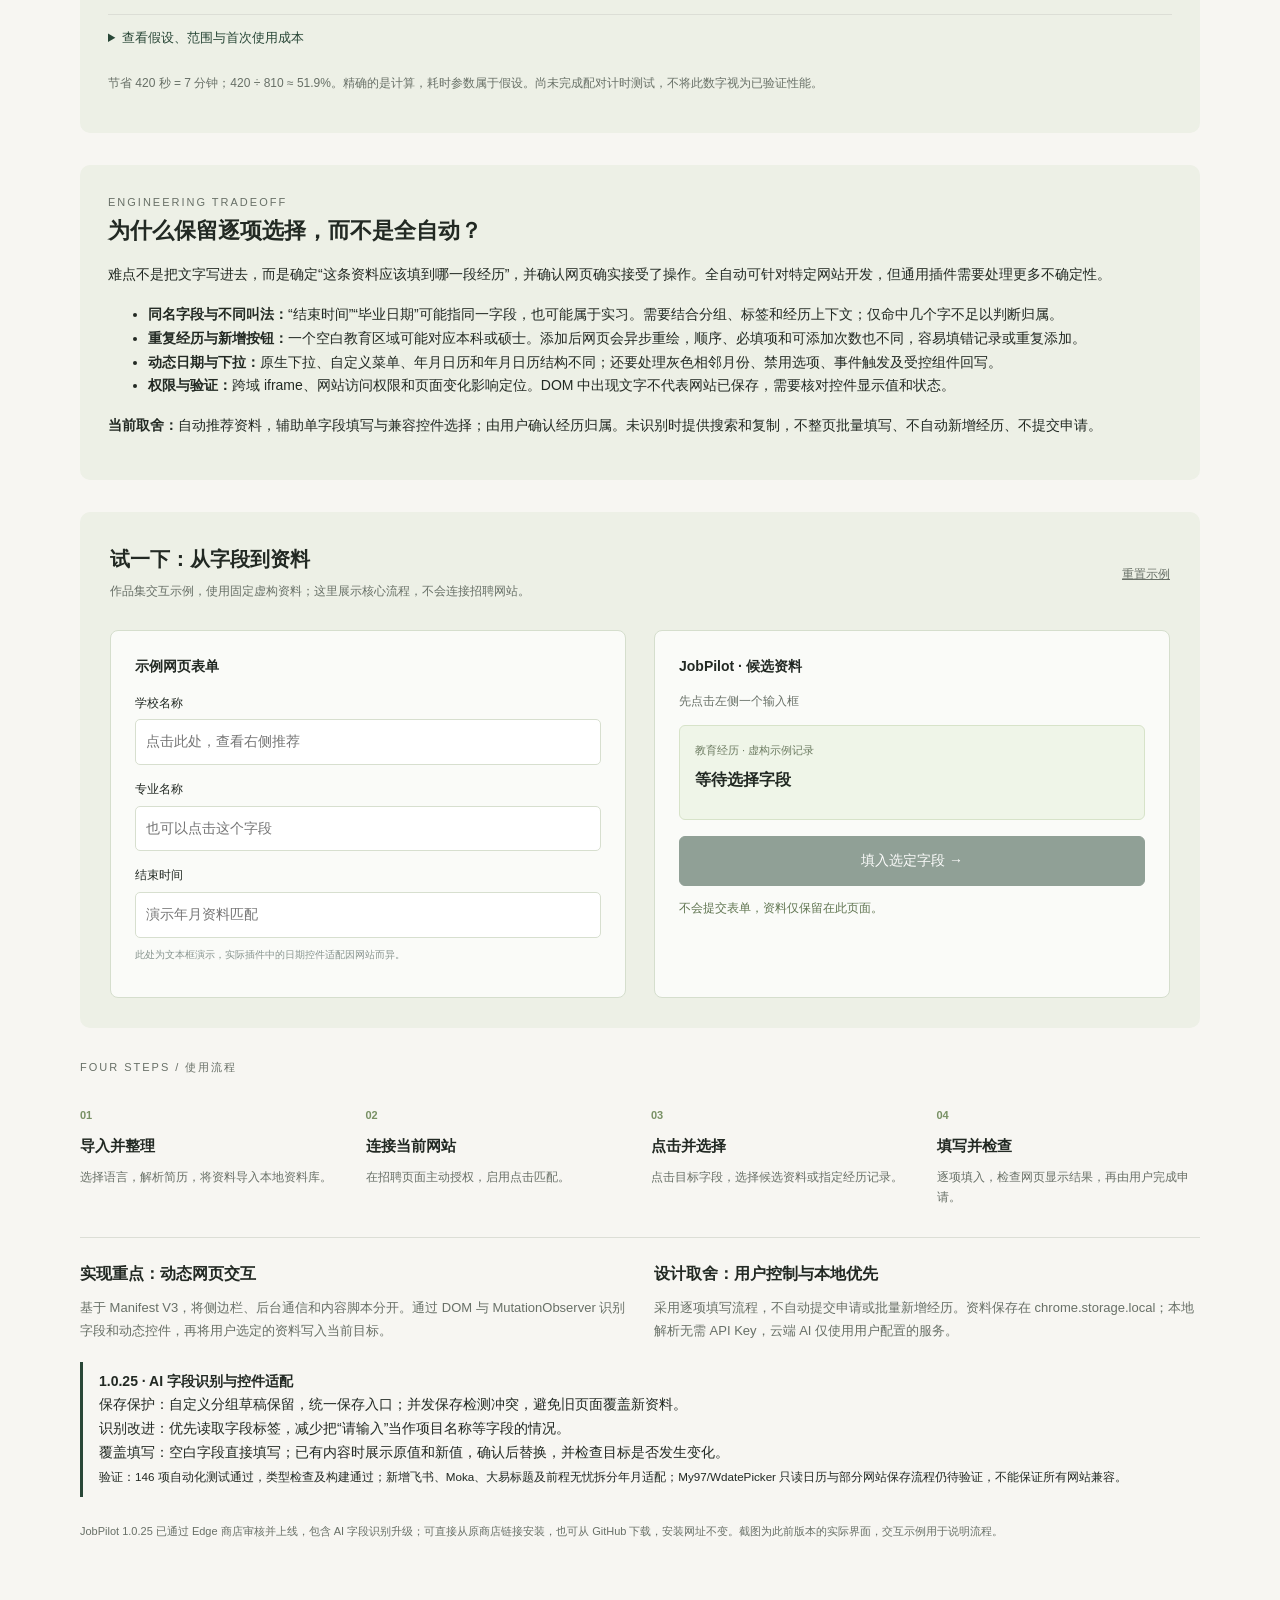
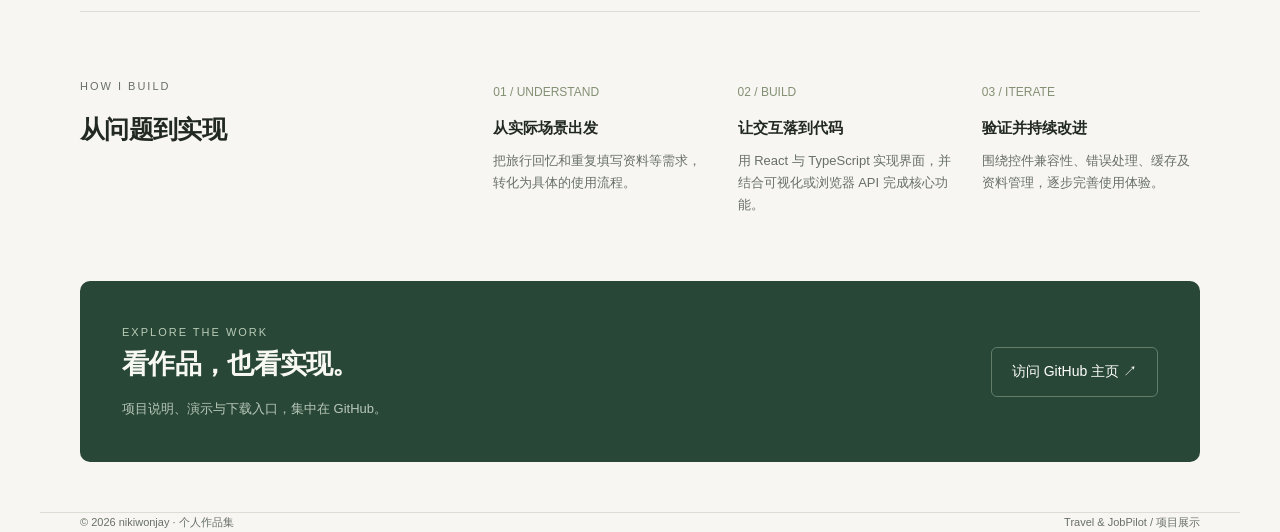
<file: full.html>
<!doctype html>
<html lang="zh-CN">
<head>
<meta charset="utf-8"><meta name="viewport" content="width=device-width, initial-scale=1">
<meta name="description" content="nikiwonjay 的个人作品集：My Travel 旅行回忆项目与 JobPilot 网申搭档，展示产品交互、前端开发和浏览器扩展实践。">
<title>nikiwonjay · 个人作品集</title>
<style>
:root{--paper:#f7f6f2;--ink:#222923;--muted:#687067;--line:#dcded6;--green:#294737;--accent:#d7e888}*{box-sizing:border-box}html{scroll-behavior:smooth;scroll-padding-top:85px}body{margin:0;background:var(--paper);color:var(--ink);font-family:Inter,"Segoe UI","Microsoft YaHei",sans-serif;line-height:1.7}a{color:inherit;text-decoration:none}button{font:inherit}a:focus-visible,button:focus-visible,summary:focus-visible{outline:3px solid #718536;outline-offset:5px}.wrap{max-width:1200px;margin:auto;padding:0 40px}header{border-bottom:1px solid var(--line)}nav{height:88px;display:flex;align-items:center;justify-content:space-between;gap:20px}.brand{font-size:20px;font-weight:700;letter-spacing:-.5px}.brand span{color:var(--muted);font-size:12px;margin-left:14px;font-weight:400}.navlinks{display:flex;gap:30px;font-size:14px}.hero{padding:86px 0 78px;display:grid;grid-template-columns:1.25fr 1fr;gap:60px;align-items:center}.eyebrow{font-size:11px;letter-spacing:2px;text-transform:uppercase;color:var(--muted);display:flex;align-items:center;gap:10px}.dot{width:7px;height:7px;border-radius:50%;background:#718536}h1{font-size:clamp(38px,4.5vw,62px);line-height:1.25;font-weight:600;letter-spacing:-2px;margin:22px 0}h1 em{font-style:normal;color:#65804f}.intro{color:var(--muted);max-width:470px;font-size:16px}.buttons{display:flex;gap:12px;flex-wrap:wrap;margin-top:30px}.btn{display:inline-flex;align-items:center;justify-content:center;gap:18px;border:1px solid var(--line);padding:12px 20px;border-radius:6px;font-size:14px;transition:background .2s,transform .2s}.btn:hover{background:#e8ebdf;transform:translateY(-2px)}.btn.primary{background:var(--green);color:white;border-color:var(--green)}.btn.primary:hover{background:#375b46}.hero-art{position:relative;background:#e9eddf;height:340px;border-radius:12px;overflow:hidden;display:grid;place-items:center}.orbits{width:238px;height:238px;border:1px solid #8ca17f;border-radius:50%;position:relative;background:radial-gradient(ellipse at 35% 35%,#f6f8ed,#c6d2b6)}.orbits:before,.orbits:after{content:"";position:absolute;inset:0 48px;border:1px solid #8ca17f;border-radius:50%}.orbits:after{inset:48px 0}.orbit-line{position:absolute;inset:14px -32px;border:1px dashed #8a977d;border-radius:50%;transform:rotate(-30deg)}.floating{position:absolute;padding:9px 14px;background:var(--paper);border:1px solid #dde2d4;box-shadow:0 8px 25px #3345240b;border-radius:6px;font-size:12px}.f1{top:36px;left:24px}.f2{bottom:34px;right:24px}.hero-art .marker{position:absolute;background:#294737;color:white;width:32px;height:32px;border-radius:50%;display:grid;place-items:center;right:70px;top:100px}.art-caption{position:absolute;bottom:17px;left:22px;font-size:10px;letter-spacing:1.2px;color:#6d7b5e}.section-title{display:flex;justify-content:space-between;align-items:baseline;padding:26px 0;border-top:1px solid var(--line)}h2{font-size:25px;letter-spacing:-.7px;margin:0}.section-title span{font-size:12px;color:var(--muted)}.project{display:grid;grid-template-columns:1fr 1.03fr;gap:52px;padding:28px 0 64px;border-bottom:1px solid var(--line)}.project+.project{padding-top:62px}.project-number{font-size:11px;letter-spacing:1.8px;color:var(--muted)}h3{font-size:37px;letter-spacing:-1.3px;line-height:1.2;margin:14px 0}.subtitle{font-size:16px;margin:0 0 20px;color:#485647}.project p{font-size:14px;color:var(--muted)}.tags{display:flex;gap:7px;flex-wrap:wrap;margin:20px 0}.tag{font-size:11px;border:1px solid var(--line);border-radius:4px;padding:4px 9px}.status{display:inline-block;font-size:11px;background:#e7eddb;color:#4f6542;padding:4px 10px;border-radius:30px}.project .buttons{margin-top:22px}.visual{background:#162c25;border-radius:10px;overflow:hidden;min-height:330px;position:relative;display:flex;flex-direction:column;justify-content:center}.travel-visual{background:radial-gradient(ellipse at 35% 30%,#244b48,#112c31);padding:28px}.travel-globe{width:180px;height:180px;border:1px solid #779da2;border-radius:50%;margin:10px auto 28px;background:radial-gradient(circle at 35% 30%,#456765,#213f48 70%);position:relative;box-shadow:0 0 50px #8fa59a11}.travel-globe:before{content:"";position:absolute;inset:0 40px;border:1px solid #749799;border-radius:50%}.travel-globe:after{content:"";position:absolute;inset:40px 0;border:1px solid #749799;border-radius:50%}.route{position:absolute;left:25px;top:45px;width:125px;height:70px;border-top:2px dashed #d7e888;border-radius:50%;transform:rotate(-25deg)}.pin{position:absolute;width:7px;height:7px;background:#d7e888;border-radius:50%;box-shadow:0 0 0 5px #d7e88822}.pin.a{left:35px;top:100px}.pin.b{right:23px;top:44px}.timeline{display:flex;justify-content:space-between;border-top:1px solid #476266;padding-top:15px;color:#adc3c0;font-size:10px;letter-spacing:1px}.timeline b{display:block;color:#eff4eb;font-size:12px;font-weight:500}.visual-label{position:absolute;top:18px;left:22px;font-size:10px;letter-spacing:1px;color:#a9c5b8}.illustration-note{font-size:10px!important;color:#87948e!important;margin-top:8px!important}.job-visual{background:#e4e8df;padding:32px}.mini-window{background:#fafbf8;border:1px solid #cad2c5;border-radius:8px;box-shadow:0 18px 35px #34472a0f;overflow:hidden}.window-bar{padding:10px 14px;border-bottom:1px solid #e1e5db;display:flex;gap:5px;align-items:center;font-size:10px;color:#70816c}.window-bar i{width:5px;height:5px;border-radius:50%;background:#bbc5b4}.window-bar span{margin-left:auto}.mini-body{display:grid;grid-template-columns:1fr 1fr;gap:20px;padding:24px 18px}.mini-body h4{font-size:12px;margin:0 0 20px}.mini-body label{font-size:10px;color:#74806f;display:block;margin:12px 0 5px}.input-demo{border:1px solid #dce2d6;padding:7px;border-radius:4px;font-size:10px;height:29px}.input-demo.selected{border-color:#6c895b;background:#f0f5e8}.match-box{border:1px solid #d9e2ce;background:#eff4e7;border-radius:5px;padding:12px;font-size:10px;margin-top:12px}.match-box strong{display:block;font-size:11px;margin:5px 0}.match-box .fake-button{display:block;background:#294737;color:white;border-radius:4px;text-align:center;margin-top:12px;padding:5px}.check{font-size:10px;color:#5f7a4e;margin-top:16px}.details{margin-top:24px;border-top:1px solid var(--line)}summary{cursor:pointer;font-size:13px;padding:12px 0;color:var(--green)}.detail-text{font-size:13px;color:var(--muted);padding:0 0 5px}.workflow{padding:65px 0;display:grid;grid-template-columns:1fr 2fr;gap:60px}.workflow h2{margin:12px 0}.steps{display:grid;grid-template-columns:repeat(3,1fr);gap:26px}.step b{font-size:12px;color:#849074;font-weight:500}.step h4{font-size:15px;margin:10px 0}.step p{font-size:13px;color:var(--muted);margin:0}.contact{padding:42px;background:var(--green);color:#f7f8f1;border-radius:10px;margin-bottom:50px;display:flex;justify-content:space-between;align-items:center;gap:25px}.contact h2{font-size:27px}.contact p{font-size:13px;color:#b8c8b9;margin:10px 0 0}.contact .btn{border-color:#647d69;color:white}.contact .btn:hover{background:#3f614a}footer{border-top:1px solid var(--line);padding:24px 0;font-size:11px;color:var(--muted);display:flex;justify-content:space-between;gap:15px}video{width:100%;border-radius:6px;background:#142d2d;margin-top:10px}.video-block{margin-top:15px}.video-block summary{color:#c9dbbb} .video-block p{color:#b6cbbf}
@media(max-width:800px){.wrap{padding:0 22px}nav{height:70px}.brand span{display:none}.navlinks{gap:15px;font-size:12px}.hero{grid-template-columns:1fr;gap:35px;padding:55px 0}.hero-art{height:280px}.project{grid-template-columns:1fr;gap:24px}.project+.project{padding-top:40px}.visual{min-height:300px}.workflow{grid-template-columns:1fr;gap:25px;padding:45px 0}.steps{gap:20px}.contact{padding:28px;flex-direction:column;align-items:flex-start}h3{font-size:31px}.section-title span{font-size:10px}.hero-art .orbits{width:205px;height:205px}footer{flex-wrap:wrap}}@media(max-width:430px){.steps{grid-template-columns:1fr}.mini-body{gap:10px;padding:18px 12px}.job-visual{padding:20px}.contact .btn{font-size:12px}h1{letter-spacing:-1px}}@media(prefers-reduced-motion:reduce){html{scroll-behavior:auto}.btn{transition:none}}

.case-study{padding:40px 0 60px;border-bottom:1px solid var(--line)}.case-head{display:flex;justify-content:space-between;gap:30px;align-items:end;margin-bottom:28px}.case-head h3{font-size:29px;margin:8px 0}.case-head p{max-width:500px;margin:0;color:var(--muted);font-size:14px}.screen-frame{border:1px solid #ccd6c4;background:#e8eddf;border-radius:12px;padding:16px}.screen-frame a{display:block}.screen-frame img{width:100%;height:auto;display:block;border-radius:6px;border:1px solid #e0e6d8}.screen-caption{display:flex;justify-content:space-between;gap:20px;margin:12px 0 0;font-size:12px;color:#5e6e58}.case-grid{display:grid;grid-template-columns:repeat(3,1fr);gap:22px;margin:30px 0}.feature{padding:22px;border:1px solid var(--line);border-radius:8px}.feature span{color:#778866;font-size:11px;letter-spacing:1px}.feature h4{font-size:17px;margin:10px 0}.feature p{font-size:13px;color:var(--muted);margin:0}.demo-section{background:#edf0e6;border-radius:10px;padding:30px;margin:30px 0}.demo-heading{display:flex;justify-content:space-between;gap:20px}.demo-heading h4{font-size:20px;margin:0}.demo-heading p{font-size:12px;color:var(--muted);margin:5px 0}.demo-layout{display:grid;grid-template-columns:1fr 1fr;gap:28px;margin-top:24px}.demo-form,.demo-panel{background:#fafbf8;border:1px solid #d5decd;border-radius:8px;padding:24px}.demo-form label{display:block;font-size:12px;margin:14px 0 6px}.demo-form input{font:inherit;font-size:14px;padding:10px;width:100%;background:white;border:1px solid #d7dfcf;border-radius:5px;color:var(--ink)}.demo-form input:focus{outline:2px solid #7c9769;outline-offset:1px}.demo-form h5,.demo-panel h5{margin:0;font-size:14px}.demo-panel .btn{cursor:pointer;width:100%;margin-top:16px}.demo-candidate{margin-top:14px;padding:15px;background:#eff5e8;border:1px solid #d7e3c9;border-radius:6px;min-height:95px}.demo-candidate small{display:block;color:#6e7d63;font-size:11px}.demo-candidate b{display:block;font-size:16px;margin-top:6px}.demo-message{min-height:42px;font-size:12px;color:#607551;margin:12px 0 0}.reset-demo{background:transparent;border:0;color:var(--muted);cursor:pointer;font-size:12px;text-decoration:underline;padding:0}.flow-strip{display:grid;grid-template-columns:repeat(4,1fr);gap:22px;margin:30px 0}.flow-strip b{display:block;font-size:11px;color:#799165}.flow-strip h4{margin:8px 0;font-size:15px}.flow-strip p{margin:0;font-size:12px;color:var(--muted)}.engineering{display:grid;grid-template-columns:1fr 1fr;gap:28px;padding-top:22px;border-top:1px solid var(--line)}.engineering h4{font-size:16px;margin:0 0 10px}.engineering p{font-size:13px;color:var(--muted);margin:0}.case-foot{font-size:11px;color:var(--muted);margin-top:25px}.demo-panel button:disabled{opacity:.5;cursor:not-allowed}.job-visual{cursor:default}@media(max-width:800px){.case-head{display:block}.case-head p{margin-top:12px}.case-grid{grid-template-columns:1fr 1fr}.demo-layout{grid-template-columns:1fr}.flow-strip{grid-template-columns:1fr 1fr}.engineering{grid-template-columns:1fr}.demo-section{padding:20px}.screen-frame{padding:7px}.screen-caption{flex-direction:column;gap:4px}}@media(max-width:430px){.case-grid{grid-template-columns:1fr}.demo-heading{display:block}.demo-form,.demo-panel{padding:18px}}
.highlight-note{border-left:3px solid var(--green);padding:8px 16px;margin:20px 0;font-size:14px}.impact{margin:32px 0;padding:28px;background:#edf0e6;border-radius:10px}.impact h4{font-size:22px;margin:0 0 12px}.impact p,.impact li{font-size:14px}.impact table{width:100%;border-collapse:collapse;font-size:13px}.impact th,.impact td{text-align:left;border-bottom:1px solid #ccd6c4;padding:12px 8px}.metric-row{display:flex;gap:30px;flex-wrap:wrap;margin:20px 0}.metric-row b{display:block;font-size:30px;color:var(--green)}.metric-row small{color:var(--muted)}.table-scroll{overflow-x:auto}.estimate-note{font-size:12px!important;color:var(--muted)}@media(max-width:600px){.impact{padding:18px}.impact th,.impact td{min-width:110px}.metric-row{gap:18px}} </style>
</head>
<body>
<header><nav class="wrap" aria-label="主导航"><a class="brand" href="#">nikiwonjay<span>PERSONAL PORTFOLIO</span></a><div class="navlinks"><a href="#projects">项目作品</a><a href="#approach">实现思路</a><a href="https://github.com/nikiwonjay" target="_blank" rel="noopener noreferrer">GitHub ↗</a></div></nav></header>
<main class="wrap">
<section class="hero"><div><div class="eyebrow"><span class="dot"></span> SELECTED WORK / 个人作品集</div><h1>把生活里的想法，<br>做成<em>能用的作品。</em></h1><p class="intro">从旅行回忆的可视化，到网申填写的效率工具。这里记录我的产品实践，以及从交互设计到技术实现的过程。</p><div class="buttons"><a class="btn primary" href="#projects">浏览项目 <span>↓</span></a><a class="btn" href="https://github.com/nikiwonjay" target="_blank" rel="noopener noreferrer">查看 GitHub <span>↗</span></a></div></div><div class="hero-art" aria-hidden="true"><div class="orbits"><div class="orbit-line"></div></div><div class="floating f1">◎ &nbsp; 旅行记忆 · 可视化</div><div class="floating f2">J &nbsp; 求职资料 · 效率工具</div><div class="marker">↗</div><span class="art-caption">IDEA → INTERACTION → IMPLEMENTATION</span></div></section>
<section id="projects"><div class="section-title"><h2>精选项目</h2><span>01 — 02 / SELECTED PROJECTS</span></div>
<article class="project"><div><div class="project-number">01 / WEB APPLICATION</div><h3>My Travel</h3><div class="subtitle">让旅行回忆有一张地图。</div><span class="status">公开展示版 · 源码与演示视频</span><p>用 3D 地球和时间线组织旅行回忆，把地点、照片、心情和同行伙伴关联起来。通过地图与时间两个维度，找到并重温一段旅程。</p><div class="highlight-note"><strong>解决的痛点</strong><br>旅行照片分散在相册里，路线和回忆难以串起来。将地点、照片与时间线关联，让回忆可以按地图探索，也可以按时间回看。</div><div class="tags"><span class="tag">React</span><span class="tag">TypeScript</span><span class="tag">Three.js / Globe.gl</span><span class="tag">Tailwind CSS</span><span class="tag">Framer Motion</span><span class="tag">Supabase（可选）</span></div><div class="buttons"><a class="btn primary" href="https://github.com/nikiwonjay/my_travel_showcase#演示视频" target="_blank" rel="noopener noreferrer">观看演示 ↗</a><a class="btn" href="https://github.com/nikiwonjay/my_travel_showcase" target="_blank" rel="noopener noreferrer">查看源码 ↗</a></div><details class="details"><summary>查看功能与实现思路</summary><div class="detail-text">使用 Three.js / Globe.gl 展示地球路线，结合时间线、照片画廊与详情浏览。支持新建、编辑、删除旅程、音乐播放和随机回忆。公开版使用虚构示例数据，可选连接 Supabase，并包含云端超时重试及本地缓存保护。</div></details></div><div><div class="visual travel-visual"><span class="visual-label">MY TRAVEL / JOURNEY VIEW</span><div class="travel-globe" aria-hidden="true"><div class="route"></div><i class="pin a"></i><i class="pin b"></i></div><div class="timeline" aria-hidden="true"><span>EXPLORE<b>地点与路线</b></span><span>REMEMBER<b>照片与回忆</b></span><span>REVISIT<b>时间线浏览</b></span></div><details class="video-block"><summary>在此播放项目演示</summary><video controls preload="none" aria-label="My Travel 公开展示版演示视频"><source src="https://raw.githubusercontent.com/nikiwonjay/my_travel_showcase/main/demo/my-travel-demo.mp4" type="video/mp4">浏览器不支持视频，请通过上方观看演示链接查看。</video></details></div><p class="illustration-note">交互概念示意；演示视频来自公开展示版，使用虚构示例数据。</p></div></article>
<article class="project" id="jobpilot"><div><div class="project-number">02 / BROWSER EXTENSION</div><h3>JobPilot</h3><div class="subtitle">点击字段，用规则与 AI 找到对应资料。</div><span class="status">v1.0.25 · 已上线 · AI 字段识别升级</span><p>面向 Chrome 与 Edge 的网申填写辅助插件。把中英文求职资料整理在侧边栏，点击网页输入框后推荐候选资料，再由用户选择逐项填入。</p><div class="highlight-note"><strong>解决的痛点</strong><br>网申时反复切换简历、翻找经历、复制粘贴。把求职资料留在网页旁边，点击字段即可匹配，减少来回查找。</div><div class="tags"><span class="tag">React 19</span><span class="tag">TypeScript</span><span class="tag">Manifest V3</span><span class="tag">PDF.js / Mammoth</span><span class="tag">Zod</span><span class="tag">Vitest</span></div><div class="buttons"><a class="btn" href="#jobpilot-case">界面与功能 ↓</a><a class="btn primary" href="https://microsoftedge.microsoft.com/addons/detail/apcpkfhlajlfbkmekglbbkgacjjhglie" target="_blank" rel="noopener noreferrer">Edge 商店安装 ↗</a><a class="btn" href="https://github.com/nikiwonjay/JobPilot" target="_blank" rel="noopener noreferrer">GitHub 下载 ↗</a><a class="btn" href="https://github.com/nikiwonjay/JobPilot#技术栈与架构" target="_blank" rel="noopener noreferrer">技术说明 ↗</a></div><details class="details"><summary>查看功能与实现思路</summary><div class="detail-text">本地解析 TXT、DOCX 和文本型 PDF，管理教育、实习、项目与自定义记录。通过内容脚本识别当前字段及部分动态下拉、日期控件，侧边栏提供搜索、复制和单项填写。资料默认存储在浏览器本地；翻译与云端 AI 为可选功能。不会自动提交申请。仓库目前提供构建包和说明，尚未公开完整源码。</div></details></div><div><div class="visual job-visual" aria-hidden="true"><div class="mini-window"><div class="window-bar"><i></i><i></i><i></i><span>JobPilot · 点击匹配</span></div><div class="mini-body"><div><h4>网页表单</h4><label>学校名称</label><div class="input-demo selected">点击当前输入框</div><label>专业名称</label><div class="input-demo"></div><label>结束日期</label><div class="input-demo"></div></div><div><h4>J &nbsp; 候选资料</h4><div class="match-box">教育经历 · 示例记录<strong>Example University</strong>学校名称<div class="fake-button">填入当前输入框</div></div><div class="check">✓ 用户确认，逐项填写</div></div></div></div></div><p class="illustration-note">操作流程示意，非真实简历数据；控件兼容性因网站而异。</p></div></article>

<section class="case-study" id="jobpilot-case" aria-labelledby="jobpilot-case-title">
<div class="case-head"><div><div class="eyebrow">JOBPILOT / PRODUCT WALKTHROUGH</div><h3 id="jobpilot-case-title">界面、流程与实现。</h3></div><p>将反复查找和复制简历信息的过程，收进浏览器侧边栏。保留用户选择，让每一次填写都有明确的资料来源。</p></div>
<figure style="margin:0"><div class="screen-frame"><a href="jobpilot-interface.png" target="_blank" rel="noopener noreferrer" aria-label="打开 JobPilot 真实界面大图"><img src="jobpilot-interface.png" width="1280" height="800" loading="lazy" alt="JobPilot 真实界面：当前输入框为学院名称，推荐商学院，可指定教育经历记录，填写结果已核对网页显示值，下方提供资料搜索与自定义分组。"></a></div><figcaption class="screen-caption"><span>真实界面 · 当前字段推荐、指定记录与填写结果检查</span><span>使用测试资料 · 点击图片查看大图 ↗</span></figcaption></figure>
<div class="case-grid">
<div class="feature"><span>01 / IMPORT</span><h4>简历导入</h4><p>支持 TXT、DOCX 与文本型 PDF。手动选择中文或英文，解析后导入资料库，减少逐条录入。</p></div>
<div class="feature"><span>02 / ORGANIZE</span><h4>中英文资料库</h4><p>按教育、实习、项目等经历管理记录。支持搜索、复制、编辑和删除，方便找到要用的内容。</p></div>
<div class="feature"><span>03 / EXTEND</span><h4>自定义分组</h4><p>新增证书、培训等 section，在分组中添加多条记录和字段，按自己的简历结构组织资料。</p></div>
<div class="feature"><span>04 / MATCH</span><h4>规则与 AI 字段匹配</h4><p>本地规则即时推荐，也可按需调用 AI 理解不同叫法与分组归属，返回已有候选和判断理由；多段经历可指定记录。</p></div>
<div class="feature"><span>05 / INTERACT</span><h4>控件辅助选择</h4><p>对可可靠识别的日期与下拉控件辅助选择。包含 Phoenix 日历适配，未适配的控件使用复制或手动填写。</p></div>
<div class="feature"><span>06 / TRANSLATE</span><h4>按需翻译</h4><p>通过按钮触发翻译。浏览器支持时可使用本地翻译，也可配置自己的云端 AI 服务。</p></div>
</div>
<section class="impact" id="jobpilot-ai"><div class="eyebrow">AI FIELD RECOGNITION / 1.0.25</div><h4>同一个信息，不同叫法：让 AI 辅助理解字段。</h4><p>JobPilot 已将 FieldMate AI 的识别能力合入原插件，名称和商店链接不变。本地规则即时推荐，遇到“奖励”“获奖名称”等不同写法时，用户可点击“AI 识别当前字段”，结合字段标签、所属分组和资料库候选字段名称进行语义判断。</p><div class="case-grid"><div class="feature"><span>UNDERSTAND</span><h4>识别含义与归属</h4><p>返回已有候选和简短理由，可先指定教育、项目或获奖记录缩小范围。不能确定时允许无推荐，AI 不生成新的简历内容。</p></div><div class="feature"><span>DATE PRECISION</span><h4>辅助判断日期格式</h4><p>区分年份、年月与年月日；实际日历和下拉操作由控件适配代码执行。AI 无法让所有网站日历自动兼容。</p></div><div class="feature"><span>USER CONTROL</span><h4>核对后逐项填写</h4><p>只接受资料库中存在的候选 ID，校验返回格式。目标变化时清除旧结果，覆盖已有内容前询问确认。</p></div></div><p><strong>使用：</strong>在设置中配置自己的 OpenAI Compatible API 地址、Model 和 API Key，启用 AI 字段识别并保存授权。连接招聘页，点击输入框，再点击 AI 识别按钮。AI 默认关闭，供应商可能收费。</p><p class="estimate-note">字段识别发送网页标签、分组、格式、选项及候选字段名称，不发送资料字段值或完整资料库；自定义标题可能包含个人信息，发送前请留意。翻译与简历 AI 为独立可选功能，会发送用户选择的相关文本。146 项测试通过，AI 测试使用模拟服务，未验证真实供应商调用；模型判断仍需核对。下方耗时估算不包含 AI 请求等待时间。</p></section><section class="impact" id="jobpilot-impact" aria-labelledby="impact-title"><div class="eyebrow">PROBLEM → SOLUTION</div><h4 id="impact-title">把时间花在申请上，减少重复搬运资料。</h4><p>一份网申往往重复询问学校、专业、实习职责和起止日期。传统方式需要切换简历，找到对应经历，选中复制，再回到网页粘贴。JobPilot 将资料集中在侧边栏，用字段关键词和上下文推荐候选；遇到多段经历时，指定记录，避免把不同经历混在一起。</p><ul><li><strong>一次整理，重复使用：</strong>导入简历并维护结构化记录，跨网站搜索或匹配同一份资料。</li><li><strong>日期与选项少点几次：</strong>在兼容的控件中，将日期文本转换为日历年月日选择，并辅助选择下拉项；填写后仍需检查。</li><li><strong>按需处理中英文：</strong>点击翻译按钮，将分组和资料翻译到英文对应字段。依赖浏览器翻译能力或用户配置的 AI 服务，专有名称与译文仍需核对。</li></ul></section>
<section class="impact" aria-labelledby="estimate-title"><div class="eyebrow">TRANSPARENT ESTIMATE / 非实测</div><h4 id="estimate-title">一份重复网申，预计少花约 7 分钟。</h4><p>以资料已经整理、填写 30 个可复制文本字段和 6 个兼容日期／下拉字段为例。两种方式均包含逐项检查；共同的登录、阅读题目、上传附件和提交时间不计入。</p><div class="metric-row"><div><b>13 分 30 秒</b><small>人工查找与填写 · 模型值</small></div><div><b>6 分 30 秒</b><small>JobPilot 辅助 · 模型值</small></div><div><b>约 52%</b><small>上述填写环节的估算降幅</small></div></div><div class="table-scroll"><table><thead><tr><th>步骤</th><th>人工方式</th><th>JobPilot 辅助</th></tr></thead><tbody><tr><td>30 个文本字段</td><td>30 × 20 秒 = 600 秒</td><td>30 × 8 秒 = 240 秒</td></tr><tr><td>6 个日期／下拉字段</td><td>6 × 25 秒 = 150 秒</td><td>6 × 10 秒 = 60 秒</td></tr><tr><td>连接网站与指定记录</td><td>0 秒</td><td>30 秒</td></tr><tr><td>最终检查</td><td>60 秒</td><td>60 秒</td></tr><tr><td><strong>合计</strong></td><td><strong>810 秒</strong></td><td><strong>390 秒</strong></td></tr></tbody></table></div><details class="details"><summary>查看假设、范围与首次使用成本</summary><div class="detail-text">文本人工 20 秒：切换简历 4 秒 + 找到资料 8 秒 + 复制并返回粘贴 6 秒 + 核对 2 秒；辅助 8 秒：点击字段 2 秒 + 选候选并填入 4 秒 + 核对 2 秒。日期／下拉的 25 秒和 10 秒是操作假设，尚未经过计时实验。若文本各需人工 15–25 秒、辅助 6–12 秒，选项各需人工 15–35 秒、辅助 8–20 秒，则同一模型可能从多花约 1 分钟到节省约 12 分钟；兼容性和找资料速度会改变结果。首次导入和整理按额外 5–10 分钟估算，首份申请可能没有净节省；资料后续可复用。以上是透明计算示例，不是用户实测或对每个网站的承诺。</div></details><p class="estimate-note">节省 420 秒 = 7 分钟；420 ÷ 810 ≈ 51.9%。精确的是计算，耗时参数属于假设。尚未完成配对计时测试，不将此数字视为已验证性能。</p></section>
<section class="impact" aria-labelledby="tradeoff-title"><div class="eyebrow">ENGINEERING TRADEOFF</div><h4 id="tradeoff-title">为什么保留逐项选择，而不是全自动？</h4><p>难点不是把文字写进去，而是确定“这条资料应该填到哪一段经历”，并确认网页确实接受了操作。全自动可针对特定网站开发，但通用插件需要处理更多不确定性。</p><ul><li><strong>同名字段与不同叫法：</strong>“结束时间”“毕业日期”可能指同一字段，也可能属于实习。需要结合分组、标签和经历上下文；仅命中几个字不足以判断归属。</li><li><strong>重复经历与新增按钮：</strong>一个空白教育区域可能对应本科或硕士。添加后网页会异步重绘，顺序、必填项和可添加次数也不同，容易填错记录或重复添加。</li><li><strong>动态日期与下拉：</strong>原生下拉、自定义菜单、年月日历和年月日历结构不同；还要处理灰色相邻月份、禁用选项、事件触发及受控组件回写。</li><li><strong>权限与验证：</strong>跨域 iframe、网站访问权限和页面变化影响定位。DOM 中出现文字不代表网站已保存，需要核对控件显示值和状态。</li></ul><p><strong>当前取舍：</strong>自动推荐资料，辅助单字段填写与兼容控件选择；由用户确认经历归属。未识别时提供搜索和复制，不整页批量填写、不自动新增经历、不提交申请。</p></section><div class="demo-section"><div class="demo-heading"><div><h4>试一下：从字段到资料</h4><p>作品集交互示例，使用固定虚构资料；这里展示核心流程，不会连接招聘网站。</p></div><button class="reset-demo" id="reset-demo" type="button">重置示例</button></div><div class="demo-layout"><div class="demo-form"><h5>示例网页表单</h5><label for="demo-school">学校名称</label><input id="demo-school" data-demo="school" placeholder="点击此处，查看右侧推荐" autocomplete="off"><label for="demo-major">专业名称</label><input id="demo-major" data-demo="major" placeholder="也可以点击这个字段" autocomplete="off"><label for="demo-date">结束时间</label><input id="demo-date" data-demo="date" placeholder="演示年月资料匹配" autocomplete="off"><p class="illustration-note">此处为文本框演示，实际插件中的日期控件适配因网站而异。</p></div><div class="demo-panel"><h5>JobPilot · 候选资料</h5><p id="demo-target" style="font-size:12px;color:var(--muted)">先点击左侧一个输入框</p><div class="demo-candidate"><small>教育经历 · 虚构示例记录</small><b id="demo-value">等待选择字段</b></div><button class="btn primary" id="fill-demo" type="button" disabled>填入选定字段 →</button><p class="demo-message" id="demo-message" aria-live="polite">不会提交表单，资料仅保留在此页面。</p></div></div></div>
<div class="eyebrow">FOUR STEPS / 使用流程</div><div class="flow-strip"><div><b>01</b><h4>导入并整理</h4><p>选择语言，解析简历，将资料导入本地资料库。</p></div><div><b>02</b><h4>连接当前网站</h4><p>在招聘页面主动授权，启用点击匹配。</p></div><div><b>03</b><h4>点击并选择</h4><p>点击目标字段，选择候选资料或指定经历记录。</p></div><div><b>04</b><h4>填写并检查</h4><p>逐项填入，检查网页显示结果，再由用户完成申请。</p></div></div>
<div class="engineering"><div><h4>实现重点：动态网页交互</h4><p>基于 Manifest V3，将侧边栏、后台通信和内容脚本分开。通过 DOM 与 MutationObserver 识别字段和动态控件，再将用户选定的资料写入当前目标。</p></div><div><h4>设计取舍：用户控制与本地优先</h4><p>采用逐项填写流程，不自动提交申请或批量新增经历。资料保存在 chrome.storage.local；本地解析无需 API Key，云端 AI 仅使用用户配置的服务。</p></div></div>
<div class="highlight-note" id="jobpilot-updates"><strong>1.0.25 · AI 字段识别与控件适配</strong><br>保存保护：自定义分组草稿保留，统一保存入口；并发保存检测冲突，避免旧页面覆盖新资料。<br>识别改进：优先读取字段标签，减少把“请输入”当作项目名称等字段的情况。<br>覆盖填写：空白字段直接填写；已有内容时展示原值和新值，确认后替换，并检查目标是否发生变化。<br><small>验证：146 项自动化测试通过，类型检查及构建通过；新增飞书、Moka、大易标题及前程无忧拆分年月适配；My97/WdatePicker 只读日历与部分网站保存流程仍待验证，不能保证所有网站兼容。</small></div><p class="case-foot">JobPilot 1.0.25 已通过 Edge 商店审核并上线，包含 AI 字段识别升级；可直接从原商店链接安装，也可从 GitHub 下载，安装网址不变。截图为此前版本的实际界面，交互示例用于说明流程。</p>
</section></section>
<section id="approach" class="workflow"><div><div class="eyebrow">HOW I BUILD</div><h2>从问题到实现</h2></div><div class="steps"><div class="step"><b>01 / UNDERSTAND</b><h4>从实际场景出发</h4><p>把旅行回忆和重复填写资料等需求，转化为具体的使用流程。</p></div><div class="step"><b>02 / BUILD</b><h4>让交互落到代码</h4><p>用 React 与 TypeScript 实现界面，并结合可视化或浏览器 API 完成核心功能。</p></div><div class="step"><b>03 / ITERATE</b><h4>验证并持续改进</h4><p>围绕控件兼容性、错误处理、缓存及资料管理，逐步完善使用体验。</p></div></div></section>
<section class="contact"><div><div class="eyebrow" style="color:#b9ccb7">EXPLORE THE WORK</div><h2>看作品，也看实现。</h2><p>项目说明、演示与下载入口，集中在 GitHub。</p></div><a class="btn" href="https://github.com/nikiwonjay" target="_blank" rel="noopener noreferrer">访问 GitHub 主页 ↗</a></section>
</main><footer class="wrap"><span>© 2026 nikiwonjay · 个人作品集</span><span>Travel & JobPilot / 项目展示</span></footer>
<script>
(()=>{const data={school:['学校名称','Example University'],major:['专业名称','Computer Science'],date:['结束时间','2027-02']};let target=null;const fill=document.getElementById('fill-demo');document.querySelectorAll('[data-demo]').forEach(input=>input.addEventListener('focus',()=>{target=input;const [label,value]=data[input.dataset.demo];document.getElementById('demo-target').textContent='当前输入框：'+label;document.getElementById('demo-value').textContent=value;document.getElementById('demo-message').textContent='已推荐对应资料，点击按钮填入。';fill.disabled=false;}));fill.addEventListener('click',()=>{if(!target)return;const next=data[target.dataset.demo][1];if(target.value&&target.value!==next&&!window.confirm('确认覆盖当前内容？\n原内容：'+target.value+'\n新内容：'+next)){document.getElementById('demo-message').textContent='已取消，保留原内容。';return;}target.value=next;target.dispatchEvent(new Event('input',{bubbles:true}));document.getElementById('demo-message').textContent='✓ 已填入并检查：'+data[target.dataset.demo][0]+' = '+target.value;});document.getElementById('reset-demo').addEventListener('click',()=>{document.querySelectorAll('[data-demo]').forEach(i=>i.value='');target=null;fill.disabled=true;document.getElementById('demo-target').textContent='先点击左侧一个输入框';document.getElementById('demo-value').textContent='等待选择字段';document.getElementById('demo-message').textContent='示例已重置。';});})();
</script></body></html>
</file>
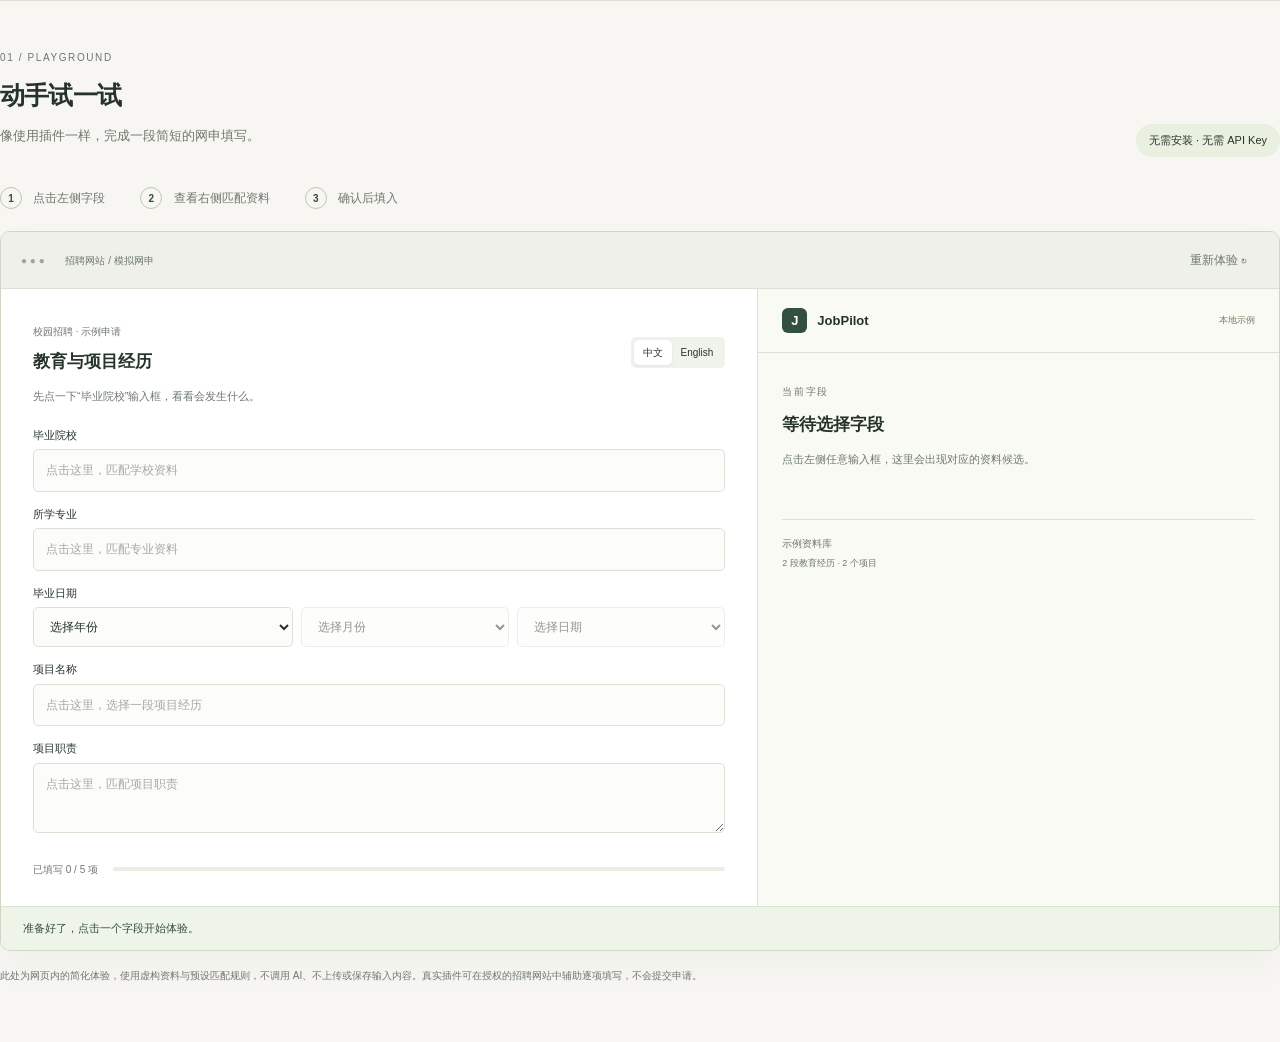
<file: jobpilot-playground.html>
<!doctype html><html lang="zh-CN"><head><meta charset="UTF-8"><meta name="viewport" content="width=device-width,initial-scale=1"><title>JobPilot 互动体验</title><link rel="stylesheet" href="jobpilot-playground.css"></head><body><section id="try" class="demo-section"><div class="section-heading"><div><div class="eyebrow">01 / PLAYGROUND</div><h2>动手试一试</h2><p>像使用插件一样，完成一段简短的网申填写。</p></div><span class="pill">无需安装 · 无需 API Key</span></div><div class="steps"><span><b>1</b> 点击左侧字段</span><span><b>2</b> 查看右侧匹配资料</span><span><b>3</b> 确认后填入</span></div>
<div class="workspace"><div class="windowbar"><span>● ● ● <em>招聘网站 / 模拟网申</em></span><button id="reset">重新体验 ↻</button></div><div class="demo-grid"><div class="application"><div class="form-heading"><div><small id="form-kicker">校园招聘 · 示例申请</small><h3 id="form-title">教育与项目经历</h3></div><div class="toggle" aria-label="体验表单语言"><button id="zh" aria-pressed="true">中文</button><button id="en" aria-pressed="false">English</button></div></div><p class="form-tip" id="form-tip">先点一下“毕业院校”输入框，看看会发生什么。</p><form id="sample-form" autocomplete="off"><div id="fields"></div></form><div class="progress"><span id="progress-text">已填写 0 / 5 项</span><div class="track"><div id="progress-bar"></div></div></div></div>
<aside aria-label="JobPilot 体验侧栏"><div class="panel-title"><span class="logo">J</span><strong>JobPilot</strong><span class="local">本地示例</span></div><div class="panel-body"><small class="eyebrow">当前字段</small><h3 id="active-label">等待选择字段</h3><p id="reason">点击左侧任意输入框，这里会出现对应的资料候选。</p><div id="candidates"></div><div class="panel-foot">示例资料库 <span>2 段教育经历 · 2 个项目</span></div></div></aside></div><div class="demo-status" role="status" aria-live="polite" id="status">准备好了，点击一个字段开始体验。</div></div><p class="disclosure">此处为网页内的简化体验，使用虚构资料与预设匹配规则，不调用 AI、不上传或保存输入内容。真实插件可在授权的招聘网站中辅助逐项填写，不会提交申请。</p></section>
<script src="jobpilot-playground-i18n.js?v=1"></script><script src="jobpilot-playground.js?v=language-sync-1"></script><script>new ResizeObserver(()=>parent.postMessage({type:"jobpilot-playground-height",height:document.documentElement.scrollHeight},"*")).observe(document.body);</script></body></html>
</file>
<file: jobpilot-playground.css>
:root{--bg:#f7f7f2;--ink:#26332b;--green:#334f3e;--muted:#6e786e;--line:#dce1d5;--tint:#eaf0df}*{box-sizing:border-box}html{scroll-behavior:smooth;scroll-padding-top:35px}body{margin:0;background:var(--bg);color:var(--ink);font-family:Arial,"PingFang SC","Microsoft YaHei",sans-serif;font-size:15px;line-height:1.7}a{color:inherit;text-decoration:none}button,input,textarea{font:inherit}button,a,input,textarea{ -webkit-tap-highlight-color:transparent}button,a{touch-action:manipulation}button{cursor:pointer}a:focus-visible,button:focus-visible{outline:3px solid #9ab475;outline-offset:4px}header,main,footer{max-width:1160px;margin:auto}header{display:flex;align-items:center;gap:30px;padding:28px 20px}.brand{font-size:18px;font-weight:700}nav{margin-left:auto;display:flex;gap:28px;font-size:13px}.preview{font-size:11px;padding:4px 12px;border:1px solid var(--line);border-radius:30px;color:var(--muted)}main{padding:0 20px}.hero{display:grid;grid-template-columns:1.25fr 1fr;gap:90px;padding:72px 0 85px;align-items:center}.eyebrow,article small{font-size:10px;letter-spacing:1.6px;color:var(--muted)}h1{font-size:62px;letter-spacing:-3px;line-height:1.08;margin:22px 0}h1 span{display:block;font-size:40px;letter-spacing:-1.3px;line-height:1.45;margin-top:19px;font-weight:500}.lead{font-size:17px}.intro{font-size:14px;color:var(--muted);max-width:460px}.actions{display:flex;flex-wrap:wrap;gap:10px;margin-top:28px}.actions a,.primary{display:inline-flex;gap:25px;align-items:center;padding:12px 18px;border:1px solid var(--line);border-radius:6px;font-size:13px}.primary{background:var(--green);color:white;border-color:var(--green)!important}.primary:hover{background:#243e2d}.tags{font-size:11px;color:var(--muted);margin-top:24px}.tags i{margin:0 12px}.hero-note{background:#e5e9df;padding:30px 36px;border-radius:10px;transform:rotate(1deg)}.note-top{font-size:12px;color:var(--green);margin-bottom:22px}.dot{display:inline-block;width:7px;height:7px;border-radius:50%;background:#69875a;margin-right:8px}.paper{background:#fbfcf7;padding:24px;border:1px solid #d6ddcd;box-shadow:0 10px 25px #243e2d08;display:grid;gap:8px;border-radius:5px}.paper small{color:var(--muted);font-size:10px}.paper strong{font-size:22px}.paper span{font-size:12px}.connector{text-align:center;color:var(--green);font-size:24px;padding:11px}.connector span{font-size:11px;vertical-align:middle}.mini-field{display:grid;gap:7px;font-size:11px}.mini-field strong{font-size:14px;background:#f5f8ed;border:1px solid #9cad86;padding:12px 15px;border-radius:5px}.mini-field b{float:right}.hero-note>p{font-size:11px;text-align:center;color:var(--muted);margin:20px 0 0}section{scroll-margin-top:30px}section:not(.hero){border-top:1px solid var(--line);padding:64px 0}.section-heading{display:flex;justify-content:space-between;align-items:end;gap:25px;margin-bottom:30px}h2{font-size:30px;line-height:1.4;letter-spacing:-.8px;margin:12px 0}p{margin:10px 0}.section-heading p{font-size:13px;color:var(--muted)}.pill{font-size:11px;padding:7px 13px;background:var(--tint);border-radius:30px;white-space:nowrap}.steps{display:flex;gap:35px;margin-bottom:22px;font-size:12px;color:var(--muted)}.steps b{display:inline-grid;place-items:center;border:1px solid #bdc9b3;width:22px;height:22px;border-radius:50%;margin-right:8px;font-size:10px;color:var(--green)}.workspace{border:1px solid #ced7c6;border-radius:10px;overflow:hidden;box-shadow:0 16px 40px #26332b08;background:white}.windowbar{display:flex;justify-content:space-between;align-items:center;background:#eef0e9;padding:11px 20px;border-bottom:1px solid var(--line);font-size:10px;color:#9da795}.windowbar em{font-style:normal;margin-left:18px;color:var(--muted)}button{border:1px solid var(--line);border-radius:5px;padding:7px 12px;background:white;color:var(--ink);font-size:12px}.windowbar button{border:0;background:transparent;color:var(--muted)}.demo-grid{display:grid;grid-template-columns:1.45fr 1fr;min-height:540px}.application{padding:28px 32px}.form-heading{display:flex;justify-content:space-between;gap:10px;align-items:center}.form-heading small{font-size:10px;color:var(--muted)}h3{font-size:17px;margin:5px 0 10px}.toggle{display:flex;background:#f0f2ec;border-radius:5px;padding:3px}.toggle button{background:transparent;border:0;padding:4px 9px;font-size:10px}.toggle button[aria-pressed=true]{background:white;box-shadow:0 1px 3px #0001}.form-tip{font-size:11px;color:var(--muted);margin:0 0 20px}.field{margin-bottom:13px}.field label{display:flex;align-items:center;justify-content:space-between;font-size:11px;margin-bottom:5px}.filled-label{color:var(--green);font-size:10px}input,textarea{width:100%;border:1px solid #dce1d6;border-radius:5px;padding:10px 12px;background:#fcfcfa;font-size:12px;color:var(--ink);transition:border .15s,background .15s}textarea{resize:vertical;min-height:70px}input::placeholder,textarea::placeholder{color:#a4aca1}input:focus,textarea:focus,.field.active input,.field.active textarea{outline:none;border-color:#7f9863;background:#f6f9ef;box-shadow:0 0 0 2px #a8bd8d22}.field.filled input,.field.filled textarea{background:#f4f8ef}.progress{margin-top:20px;font-size:10px;color:var(--muted);display:flex;align-items:center;gap:15px}.track{height:4px;background:#e9eee3;flex:1;border-radius:4px;overflow:hidden}#progress-bar{height:100%;background:#6d8953;width:0;transition:width .25s}aside{border-left:1px solid var(--line);background:#f8faf3}.panel-title{display:flex;align-items:center;gap:10px;border-bottom:1px solid var(--line);padding:19px 24px;font-size:13px}.logo{display:grid;place-items:center;background:var(--green);color:white;width:25px;height:25px;border-radius:6px;font-weight:bold}.local{font-size:9px;margin-left:auto;color:#71805f}.panel-body{padding:24px}.panel-body h3{margin-top:8px}.panel-body>p{font-size:11px;color:var(--muted);min-height:44px}.candidate{border:1px solid #d4deca;border-radius:6px;background:white;padding:16px;margin-top:12px}.candidate small{color:var(--muted);font-size:10px;display:block}.candidate strong{display:block;font-size:15px;margin:9px 0;overflow-wrap:anywhere}.candidate button{background:var(--green);color:white;border:0;width:100%;margin-top:9px}.candidate button:hover{background:#243e2d}.candidate.secondary{background:transparent}.candidate.secondary button{background:white;color:var(--green);border:1px solid #cfd9c5}.panel-foot{margin-top:25px;font-size:10px;color:var(--muted);border-top:1px solid var(--line);padding-top:15px}.panel-foot span{display:block;font-size:9px;margin-top:4px}.demo-status{padding:12px 22px;background:#eff4e8;color:var(--green);font-size:11px;border-top:1px solid var(--line);min-height:44px}.disclosure{font-size:10px;color:var(--muted);margin-top:16px;max-width:900px}.feature-grid{display:grid;grid-template-columns:repeat(3,1fr);gap:0 35px}.feature-grid article{padding:24px 0;border-top:1px solid var(--line)}article h3{margin-top:12px}.feature-grid p,.highlights p{font-size:13px;color:var(--muted)}.highlights{display:grid;grid-template-columns:1fr 1.1fr;gap:90px}.highlights article{display:flex;gap:25px;border-bottom:1px solid var(--line);padding:16px 0}.highlights article>span{font-size:11px;color:var(--muted);padding-top:12px}.highlights h3{margin-top:4px}.closing{display:flex;justify-content:space-between;gap:30px;align-items:center}footer{border-top:1px solid var(--line);padding:23px 20px;display:flex;justify-content:space-between;color:var(--muted);font-size:10px}@media(max-width:800px){.hero{gap:30px;padding-top:40px}.hero-note{padding:22px}h1{font-size:48px}h1 span{font-size:30px}.demo-grid{grid-template-columns:1.2fr 1fr}.application{padding:22px}.panel-body{padding:18px}.highlights{gap:30px}.steps{gap:18px}.section-heading{align-items:start}.form-heading{display:block}.toggle{width:fit-content;margin:8px 0}.feature-grid{gap:20px}}@media(max-width:600px){header{flex-wrap:wrap;gap:12px;padding:20px}.brand{font-size:15px}nav{order:3;width:100%;gap:25px;margin:5px 0 0}.preview{margin-left:auto}.hero{grid-template-columns:1fr;gap:35px;padding:35px 0 45px}.hero-note{max-width:400px;width:100%;margin:auto;transform:none}h1 span br{display:none}h1 span{font-size:31px}.demo-grid{grid-template-columns:1fr}.section-heading{display:block}.pill{display:inline-block;margin-top:10px}.steps{gap:10px;font-size:10px;justify-content:space-between}.steps b{display:block;margin-bottom:5px}.application{padding:22px}aside{border-left:0;border-top:1px solid var(--line)}.panel-body>p{min-height:0}.panel-foot{margin-top:15px}.feature-grid{grid-template-columns:1fr 1fr;gap:20px}.highlights{grid-template-columns:1fr;gap:15px}.closing{display:block}.closing .primary{margin-top:20px}h2{font-size:26px}section:not(.hero){padding:42px 0}footer{flex-direction:column;gap:7px}.form-heading{display:flex}.form-tip{margin-top:10px}}@media(prefers-reduced-motion:reduce){html{scroll-behavior:auto}*{transition:none!important}}

select{font:inherit;width:100%;border:1px solid #dce1d6;border-radius:5px;padding:10px 12px;background:#fcfcfa;font-size:12px;color:var(--ink);cursor:pointer;min-height:40px}.field.active select,select:focus{outline:none;border-color:#7f9863;background:#f6f9ef;box-shadow:0 0 0 2px #a8bd8d22}.field.filled select{background:#f4f8ef}

.date-picker{display:grid;grid-template-columns:1.25fr 1fr 1fr;gap:8px}.date-picker select:disabled{opacity:.5;cursor:not-allowed}.date-picker input[type=hidden]{display:none}

body{background:#f7f6f2}#try{padding:48px 0;border-top:1px solid #dcded6}h2{font-size:25px}section.demo-section{margin:0}html{overflow:hidden}
</file>
